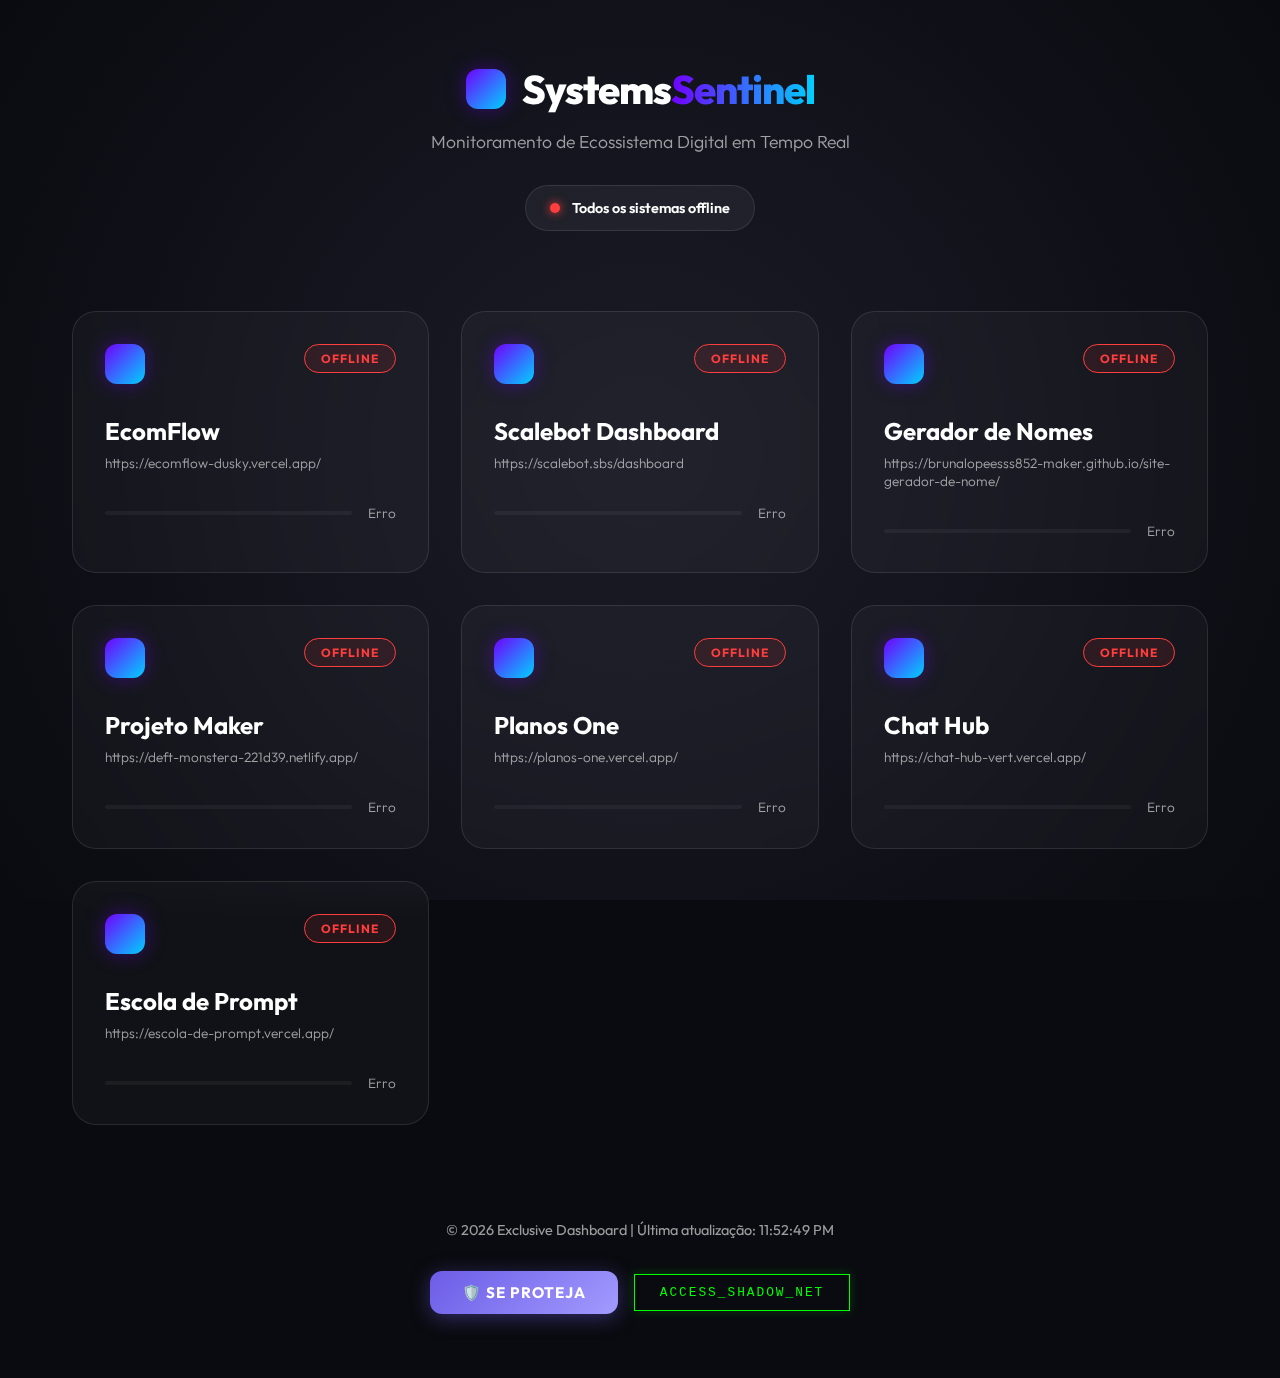
<file: index.html>
<!DOCTYPE html>
<html lang="pt-BR">

<head>
    <meta charset="UTF-8">
    <meta name="viewport" content="width=device-width, initial-scale=1.0">
    <title>Systems Sentinel | Dashboard de Status</title>
    <link rel="stylesheet" href="style.css">
    <link rel="preconnect" href="https://fonts.googleapis.com">
    <link rel="preconnect" href="https://fonts.gstatic.com" crossorigin>
    <link href="https://fonts.googleapis.com/css2?family=Outfit:wght@300;400;600;800&display=swap" rel="stylesheet">
</head>

<body>
    <div class="background-animation"></div>

    <main class="container">
        <header class="header">
            <div class="logo-area">
                <div class="logo-icon"></div>
                <h1>Systems<span class="accent">Sentinel</span></h1>
            </div>
            <p class="subtitle">Monitoramento de Ecossistema Digital em Tempo Real</p>
            <div class="global-status">
                <span class="pulse-icon"></span>
                <span id="overall-status">Analisando Sistemas...</span>
            </div>
        </header>

        <section class="grid" id="systems-grid">
            <!-- Os cards serão inseridos via JavaScript -->
            <div class="skeleton-card"></div>
            <div class="skeleton-card"></div>
            <div class="skeleton-card"></div>
            <div class="skeleton-card"></div>
            <div class="skeleton-card"></div>
        </section>

        <footer class="footer">
            <p>&copy; 2026 Exclusive Dashboard | <span id="last-update">Última atualização: --:--:--</span></p>
            <div class="footer-actions">
                <a href="protecao" class="btn-proteja">🛡️ SE PROTEJA</a>
                <button id="btn-hacker-adm" class="btn-hacker">ACCESS_SHADOW_NET</button>
            </div>
        </footer>
    </main>

    <!-- Modal de Senha -->
    <div id="password-modal" class="modal">
        <div class="modal-content">
            <h2 class="hacker-title">> ENTER_SECURITY_KEY</h2>
            <input type="password" id="admin-password" placeholder="********" autofocus>
            <div class="modal-actions">
                <button id="btn-cancel">CANCEL</button>
                <button id="btn-confirm">VERIFY</button>
            </div>
            <p id="password-error" class="error-msg"></p>
        </div>
    </div>

    <script src="script.js"></script>
</body>

</html>
</file>
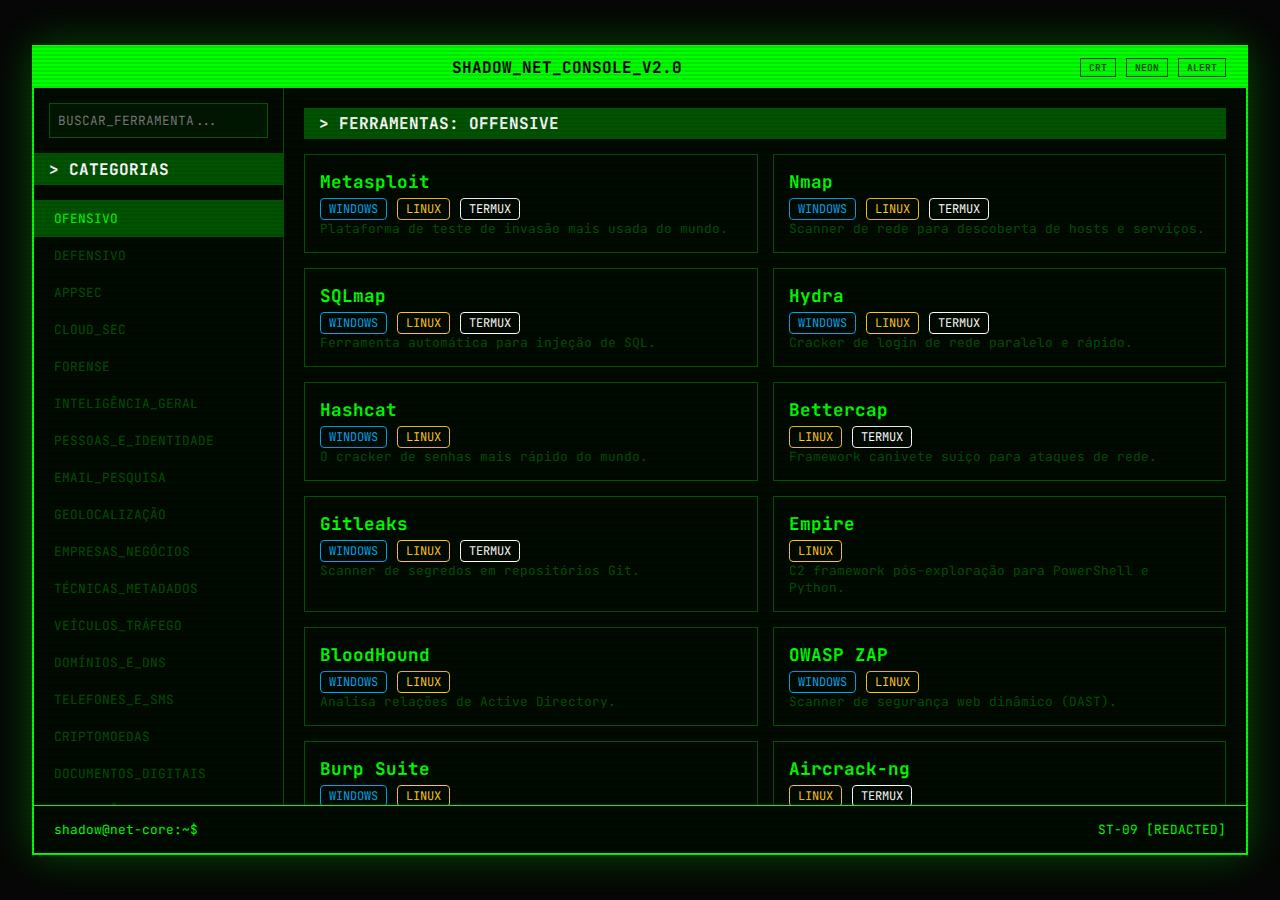
<file: admin.html>
<!DOCTYPE html>
<html lang="pt-BR">

<head>
    <meta charset="UTF-8">
    <meta name="viewport" content="width=device-width, initial-scale=1.0">
    <title>ADM TERMINAL | Restricted Access</title>
    <link rel="stylesheet" href="admin.css">
    <link rel="preconnect" href="https://fonts.googleapis.com">
    <link rel="preconnect" href="https://fonts.gstatic.com" crossorigin>
    <link href="https://fonts.googleapis.com/css2?family=JetBrains+Mono:wght@300;400;700&display=swap" rel="stylesheet">
</head>

<body>
    <div class="scanlines"></div>
    <div class="terminal-container">
        <header class="terminal-header">
            <div class="terminal-controls">
                <span></span><span></span><span></span>
            </div>
            <div class="terminal-title">SHADOW_NET_CONSOLE_V2.0</div>
            <div class="theme-selector">
                <button class="theme-btn" data-theme="green">CRT</button>
                <button class="theme-btn" data-theme="cyan">NEON</button>
                <button class="theme-btn" data-theme="red">ALERT</button>
            </div>
        </header>

        <main class="terminal-body h-split">
            <aside class="category-sidebar">
                <div class="search-container">
                    <input type="text" id="tool-search" placeholder="BUSCAR_FERRAMENTA...">
                </div>
                <div class="list-header">> CATEGORIAS</div>
                <nav id="category-nav">
                    <button class="cat-btn active" data-cat="OFFENSIVE">OFENSIVO</button>
                    <button class="cat-btn" data-cat="DEFENSIVE">DEFENSIVO</button>
                    <button class="cat-btn" data-cat="APPSEC">APPSEC</button>
                    <button class="cat-btn" data-cat="CLOUD">CLOUD_SEC</button>
                    <button class="cat-btn" data-cat="FORENSICS">FORENSE</button>
                    <button class="cat-btn" data-cat="INTEL">INTELIGÊNCIA_GERAL</button>
                    <button class="cat-btn" data-cat="PESSOAS">PESSOAS_E_IDENTIDADE</button>
                    <button class="cat-btn" data-cat="EMAIL">EMAIL_PESQUISA</button>
                    <button class="cat-btn" data-cat="GEO">GEOLOCALIZAÇÃO</button>
                    <button class="cat-btn" data-cat="EMPRESAS">EMPRESAS_NEGÓCIOS</button>
                    <button class="cat-btn" data-cat="TECNICAS">TÉCNICAS_METADADOS</button>
                    <button class="cat-btn" data-cat="VEICULOS">VEÍCULOS_TRÁFEGO</button>
                    <button class="cat-btn" data-cat="DOMINIOS">DOMÍNIOS_E_DNS</button>
                    <button class="cat-btn" data-cat="TELEFONES">TELEFONES_E_SMS</button>
                    <button class="cat-btn" data-cat="CRIPTO">CRIPTOMOEDAS</button>
                    <button class="cat-btn" data-cat="DOCUMENTOS">DOCUMENTOS_DIGITAIS</button>
                    <button class="cat-btn" data-cat="IA">INTELIGÊNCIA_ARTIFICIAL</button>
                    <button class="cat-btn" data-cat="EDUCACAO">RECURSOS_EDUCATIVOS</button>
                    <button class="cat-btn" data-cat="NICHO">FERRAMENTAS_DE_NICHO</button>
                    <button class="cat-btn" data-cat="PHISHING">SIMULAÇÃO_PHISHING</button>
                    <button class="cat-btn" data-cat="DARKWEB">DARK_WEB_GERAL</button>
                    <button class="cat-btn" data-cat="DATA_ANALYSIS">ANÁLISE_DE_DADOS</button>
                    <button class="cat-btn" data-cat="PRIVACY">PRIVACIDADE_DIGITAL</button>
                    <button class="cat-btn" data-cat="SOCIAL">REDES_SOCIAIS</button>
                    <button class="cat-btn" data-cat="IMAGENS">IMAGENS_E_VÍDEOS</button>
                    <button class="cat-btn" data-cat="DEV">DESENVOLVIMENTO_WEB</button>
                    <button class="cat-btn" data-cat="MOBILE">MOBILE_SECURITY</button>
                    <button class="cat-btn" data-cat="GAMING">GAMING_E_ESTATÍSTICAS</button>
                    <button class="cat-btn" data-cat="IMOVEIS">IMÓVEIS_E_PATRIMÔNIO</button>
                    <button class="cat-btn" data-cat="LEGAL">LEGAL_E_JUDICIÁRIO</button>
                    <button class="cat-btn" data-cat="ACADEMICO">LITERATURA_ACADÊMICA</button>
                    <button class="cat-btn" data-cat="SAUDE">SAÚDE_E_BÉM-ESTAR</button>
                    <button class="cat-btn" data-cat="ART">ARTE_E_DESIGN</button>
                    <button class="cat-btn" data-cat="MUSIC">MÚSICA_E_ÁUDIO</button>
                    <button class="cat-btn" data-cat="COMMERCE">E-COMMERCE_GLOBAL</button>
                    <button class="cat-btn" data-cat="EMERGENCY">EMERGÊNCIA_E_RÁDIO</button>
                    <button class="cat-btn" data-cat="LANGUAGES">TRADUÇÃO_E_IDIOMAS</button>
                    <button class="cat-btn" data-cat="NEWS">NOTÍCIAS_E_ARQUIVOS</button>
                    <button class="cat-btn" data-cat="SCIENCE">CIÊNCIA_E_DADOS</button>
                    <button class="cat-btn" data-cat="GOVERNMENT">GOVERNO_E_TRANSPARÊNCIA</button>
                    <button class="cat-btn" data-cat="INTL">ORGANIZAÇÕES_INTERNACIONAIS</button>
                    <button class="cat-btn" data-cat="CARTOGRAPHY">CARTOGRAFIA_HISTÓRICA</button>
                    <button class="cat-btn" data-cat="INDUSTRY">INDÚSTRIA_E_SUPPLY</button>
                    <button class="cat-btn" data-cat="PHARMA">FARMÁCIA_E_CLÍNICA</button>
                    <button class="cat-btn" data-cat="GRC">RISCOS_E_COMPLIANCE</button>
                    <button class="cat-btn" data-cat="IA_ML">IA_AVANÇADA_ML</button>
                    <button class="cat-btn" data-cat="BLOCKCHAIN_ADV">BLOCKCHAIN_FORENSICS</button>
                    <button class="cat-btn" data-cat="RADIO_SDR">RÁDIO_E_SDR</button>
                    <button class="cat-btn" data-cat="SATELITE_GEO">SATÉLITE_E_GEOINT</button>
                    <button class="cat-btn" data-cat="DARKWEB_SPEC">DARKWEB_PESQUISA</button>
                    <button class="cat-btn" data-cat="DEV_AUTOMATION">AUTOMAÇÃO_WEB</button>
                    <button class="cat-btn" data-cat="DATA_VIS_NET">VIS_REDES_GRAFOS</button>
                    <button class="cat-btn" data-cat="LEAKS_DB">BANCOS_DE_VAZAMENTOS</button>
                    <button class="cat-btn" data-cat="PHISHING_ADV">PHISHING_AVANÇADO</button>
                    <button class="cat-btn" data-cat="BLUE_TEAM_OSINT">OSINT_PARA_BLUE_TEAM</button>
                    <button class="cat-btn" data-cat="SEARCH_DORKS">DORKS_E_BUSCA_AVANÇADA</button>
                    <button class="cat-btn" data-cat="MOBILE_ADV">MOBILE_FORENSICS_ADV</button>
                    <button class="cat-btn" data-cat="INFRA_NET">INFRAESTRUTURA_REDES</button>
                    <button class="cat-btn" data-cat="GAMING_INTEL">GAMING_INTELLIGENCE</button>
                    <button class="cat-btn" data-cat="COMPLIANCE_LEGAL">COMPLIANCE_E_PRIVACIDADE</button>
                    <button class="cat-btn" data-cat="BIO_GENEALOGIA">BIOMETRIA_E_GENEALOGIA</button>
                    <button class="cat-btn" data-cat="DESIGN_PATENTS">DESIGN_E_PATENTES</button>
                    <button class="cat-btn" data-cat="MUSIC_AUDIO_ADV">MÚSICA_E_ÁUDIO_AVANÇADO</button>
                    <button class="cat-btn" data-cat="FOOD_SERVICE">ALIMENTAÇÃO_E_SERVIÇOS</button>
                    <button class="cat-btn" data-cat="EMERGENCY_GLOBAL">EMERGÊNCIA_GLOBAL</button>
                    <button class="cat-btn" data-cat="ENVIRONMENT_OSINT">AMBIENTAL_E_RECURSOS</button>
                    <button class="cat-btn" data-cat="EDUCATION_ADV">EDUCAÇÃO_CONTINUADA</button>
                    <button class="cat-btn" data-cat="HEALTH_MEDICAL">SAÚDE_E_MEDICINA</button>
                    <button class="cat-btn" data-cat="LAW_LEGISLATION">LEGISLAÇÃO_E_DIREITO</button>
                    <button class="cat-btn" data-cat="ECOMMERCE_MARKET">E-COMMERCE_E_MARKET</button>
                    <button class="cat-btn" data-cat="VEHICLES_TRANS_ADV">TRANSPORTE_E_LOGÍSTICA</button>
                    <button class="cat-btn" data-cat="COMMUNITIES_INTEL">COMUNIDADES_E_FORUNS</button>
                    <button class="cat-btn" data-cat="TRAINING_CTF">TREINAMENTO_E_CTF</button>
                    <button class="cat-btn" data-cat="PODCASTS_YT">PODCASTS_E_YOUTUBE</button>
                    <button class="cat-btn" data-cat="NEWSLETTERS_BLOGS">NEWSLETTERS_E_BLOGS</button>
                </nav>
            </aside>

            <section class="main-content">
                <section class="activity-monitor">
                    <div class="list-header" id="current-cat-title">> TOOLS: OFFENSIVE</div>
                    <div class="activity-content" id="tool-list">
                        <!-- Ferramentas geradas via JS -->
                    </div>
                </section>

                <section class="log-viewer">
                    <div class="list-header">> TAIL -F /VAR/LOG/NETWORK_SCANNER</div>
                    <div class="log-content" id="log-stream">
                        <!-- Logs técnicos vindo via JS -->
                    </div>
                </section>

            </section>
        </main>

        <!-- Tool Detail Modal -->
        <div id="tool-modal" class="modal">
            <div class="modal-content large">
                <h2 class="hacker-title" id="modal-tool-name">> TOOL_DETAILS</h2>
                <div class="scroll-area">
                    <div class="detail-section">
                        <div class="label">DESCRIÇÃO:</div>
                        <p id="modal-tool-desc">--</p>
                    </div>
                    <div class="detail-section">
                        <div class="label">COMPATIBILIDADE_OS:</div>
                        <div id="modal-tool-os" class="os-badges">
                            <!-- Badges geradas via JS -->
                        </div>
                    </div>
                    <div class="detail-section">
                        <div class="label">GUIA_DE_INSTALAÇÃO:</div>
                        <div class="os-selector" id="install-os-selector">
                            <button class="os-tab active" data-os="lin">LINUX</button>
                            <button class="os-tab" data-os="win">WINDOWS</button>
                            <button class="os-tab" data-os="termux">TERMUX</button>
                            <button class="os-tab" data-os="web">WEB</button>
                        </div>
                        <pre id="modal-tool-install" class="code-block"></pre>
                    </div>
                    <div class="detail-section">
                        <div class="label">DOCUMENTAÇÃO_OFICIAL (README):</div>
                        <div id="modal-tool-readme" class="readme-block">
                            <div class="blink">Aguardando sincronização de dados...</div>
                        </div>
                    </div>
                </div>
                <div class="modal-actions">
                    <button id="btn-close-tool">FECHAR</button>
                    <a id="btn-repo-link" href="#" target="_blank" class="nav-link">ACESSAR_FONTE</a>
                </div>
            </div>
        </div>

        <footer class="terminal-footer">
            <div class="footer-left">
                <span id="shell-prompt">shadow@net-core:~$</span>
                <input type="text" id="shell-input" autocomplete="off" spellcheck="false">
            </div>
            <span class="version-tag">ST-09 [REDACTED]</span>
        </footer>
    </div>

    <script src="admin.js"></script>
</body>

</html>
</file>
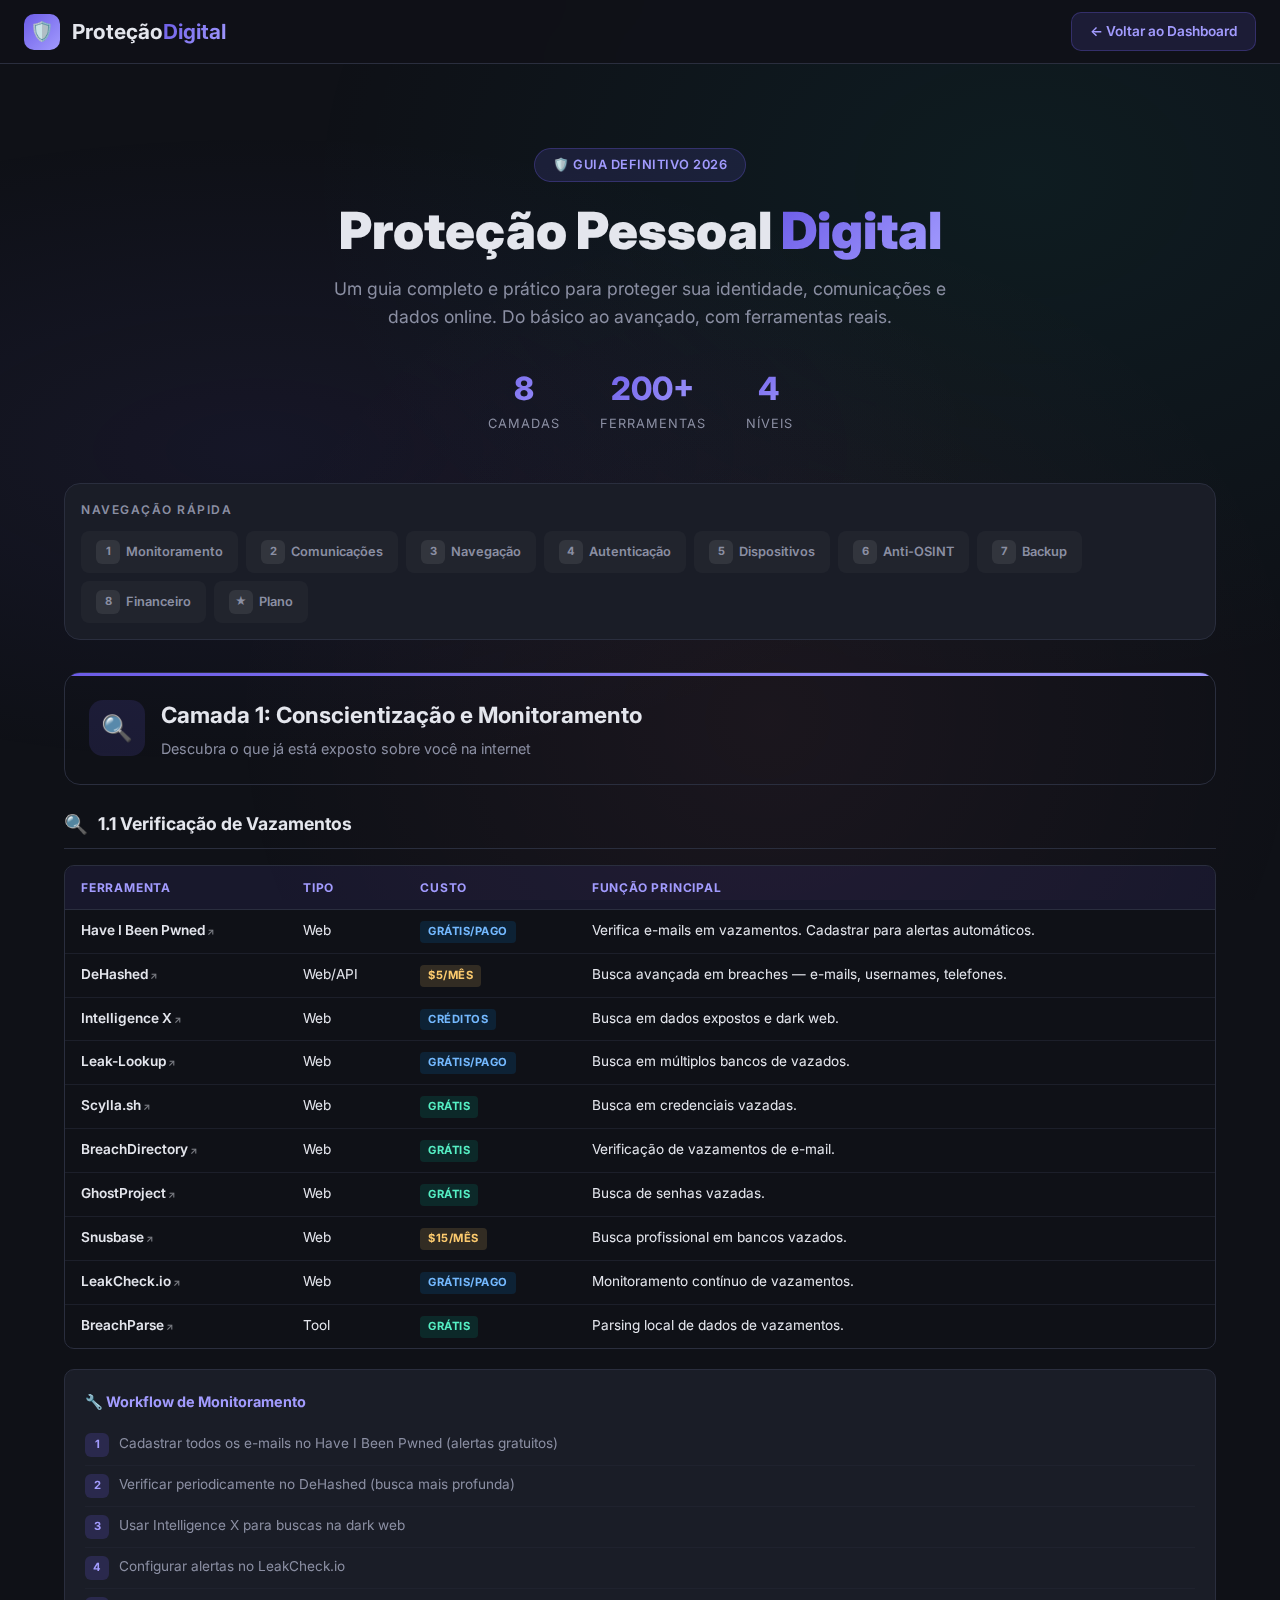
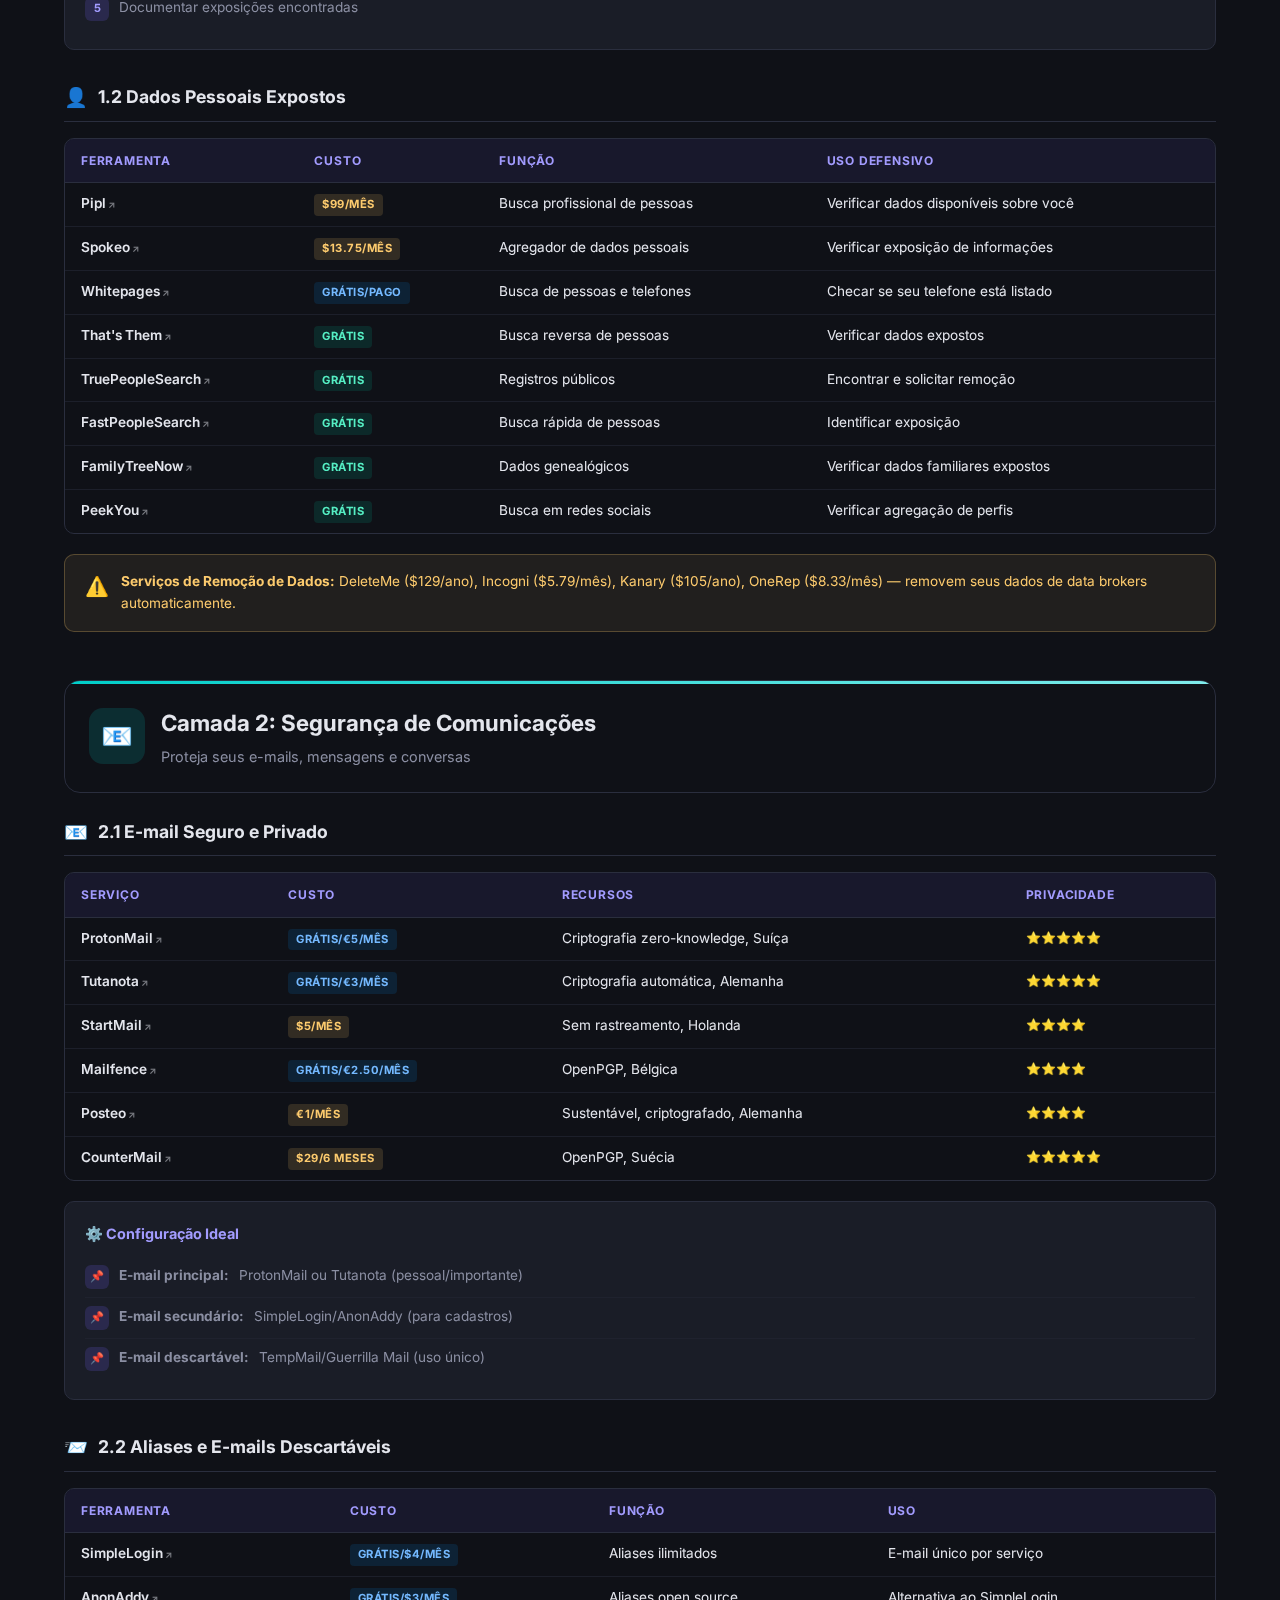
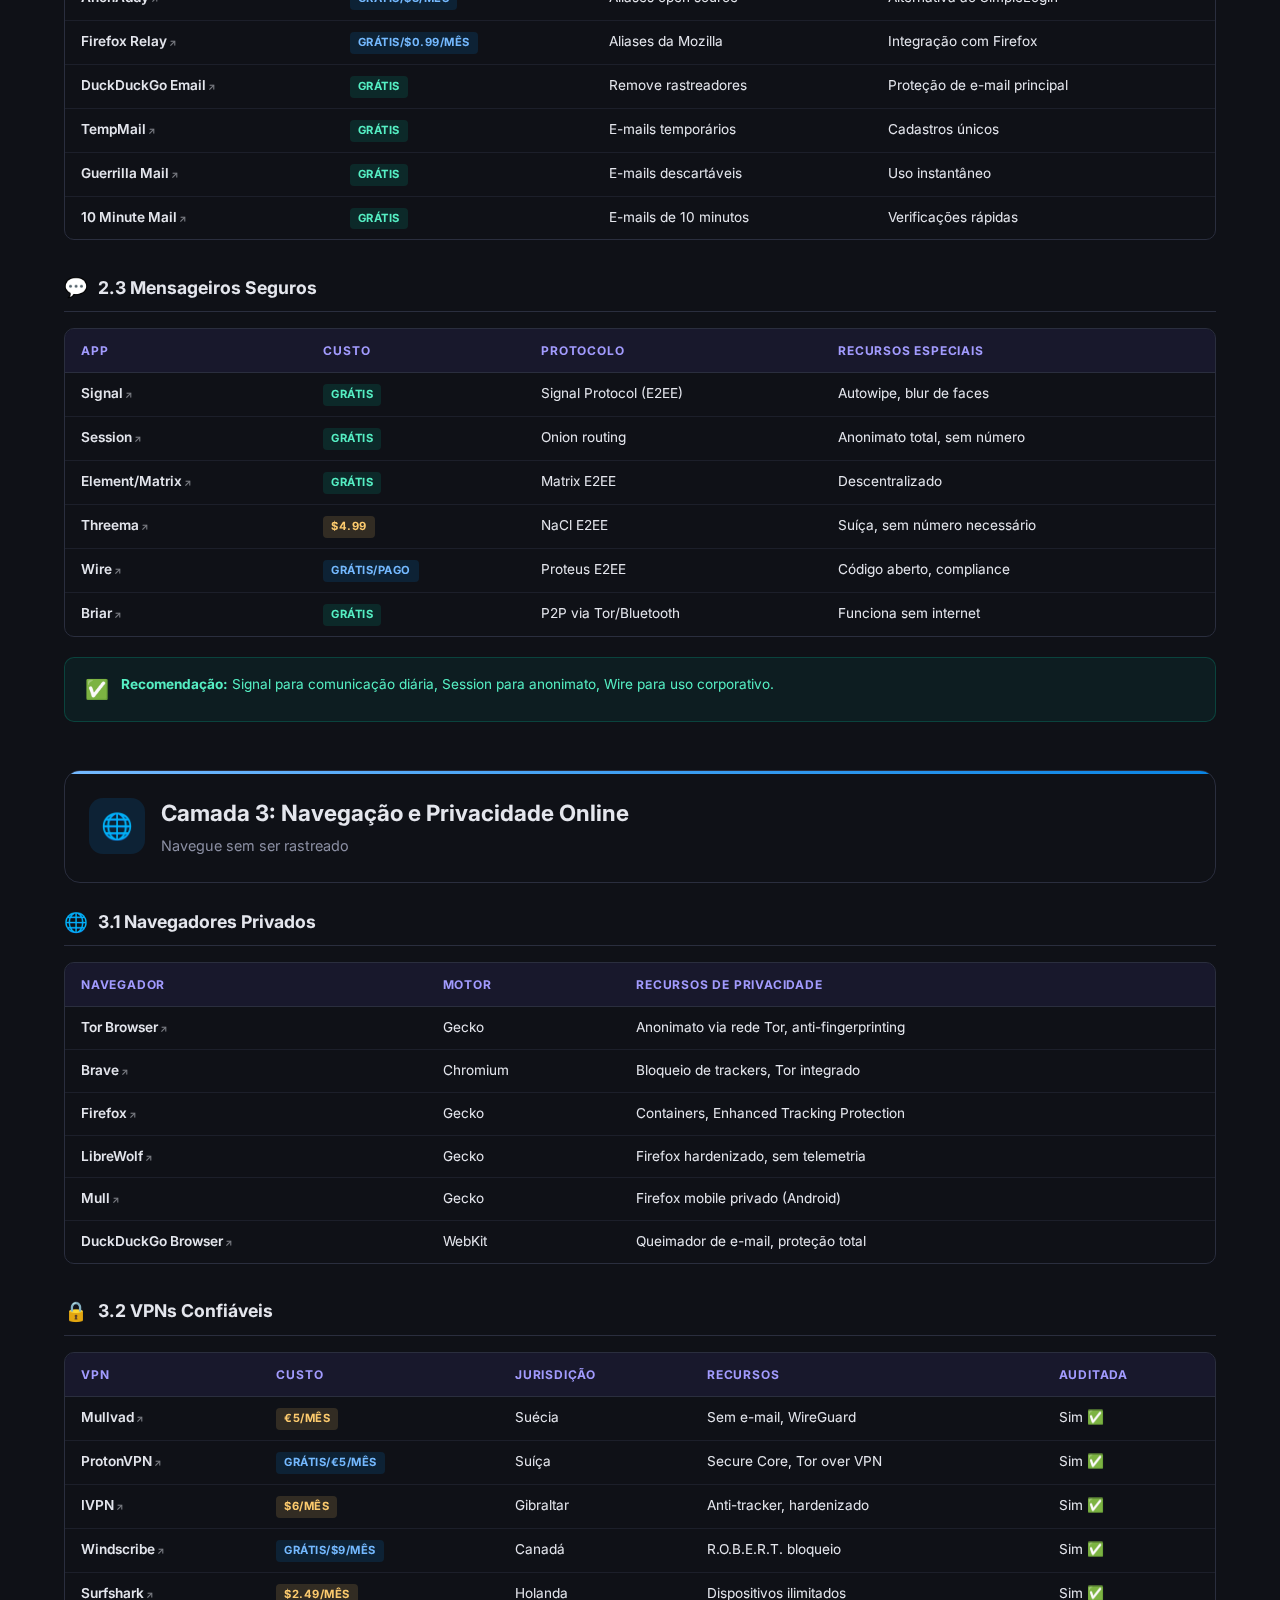
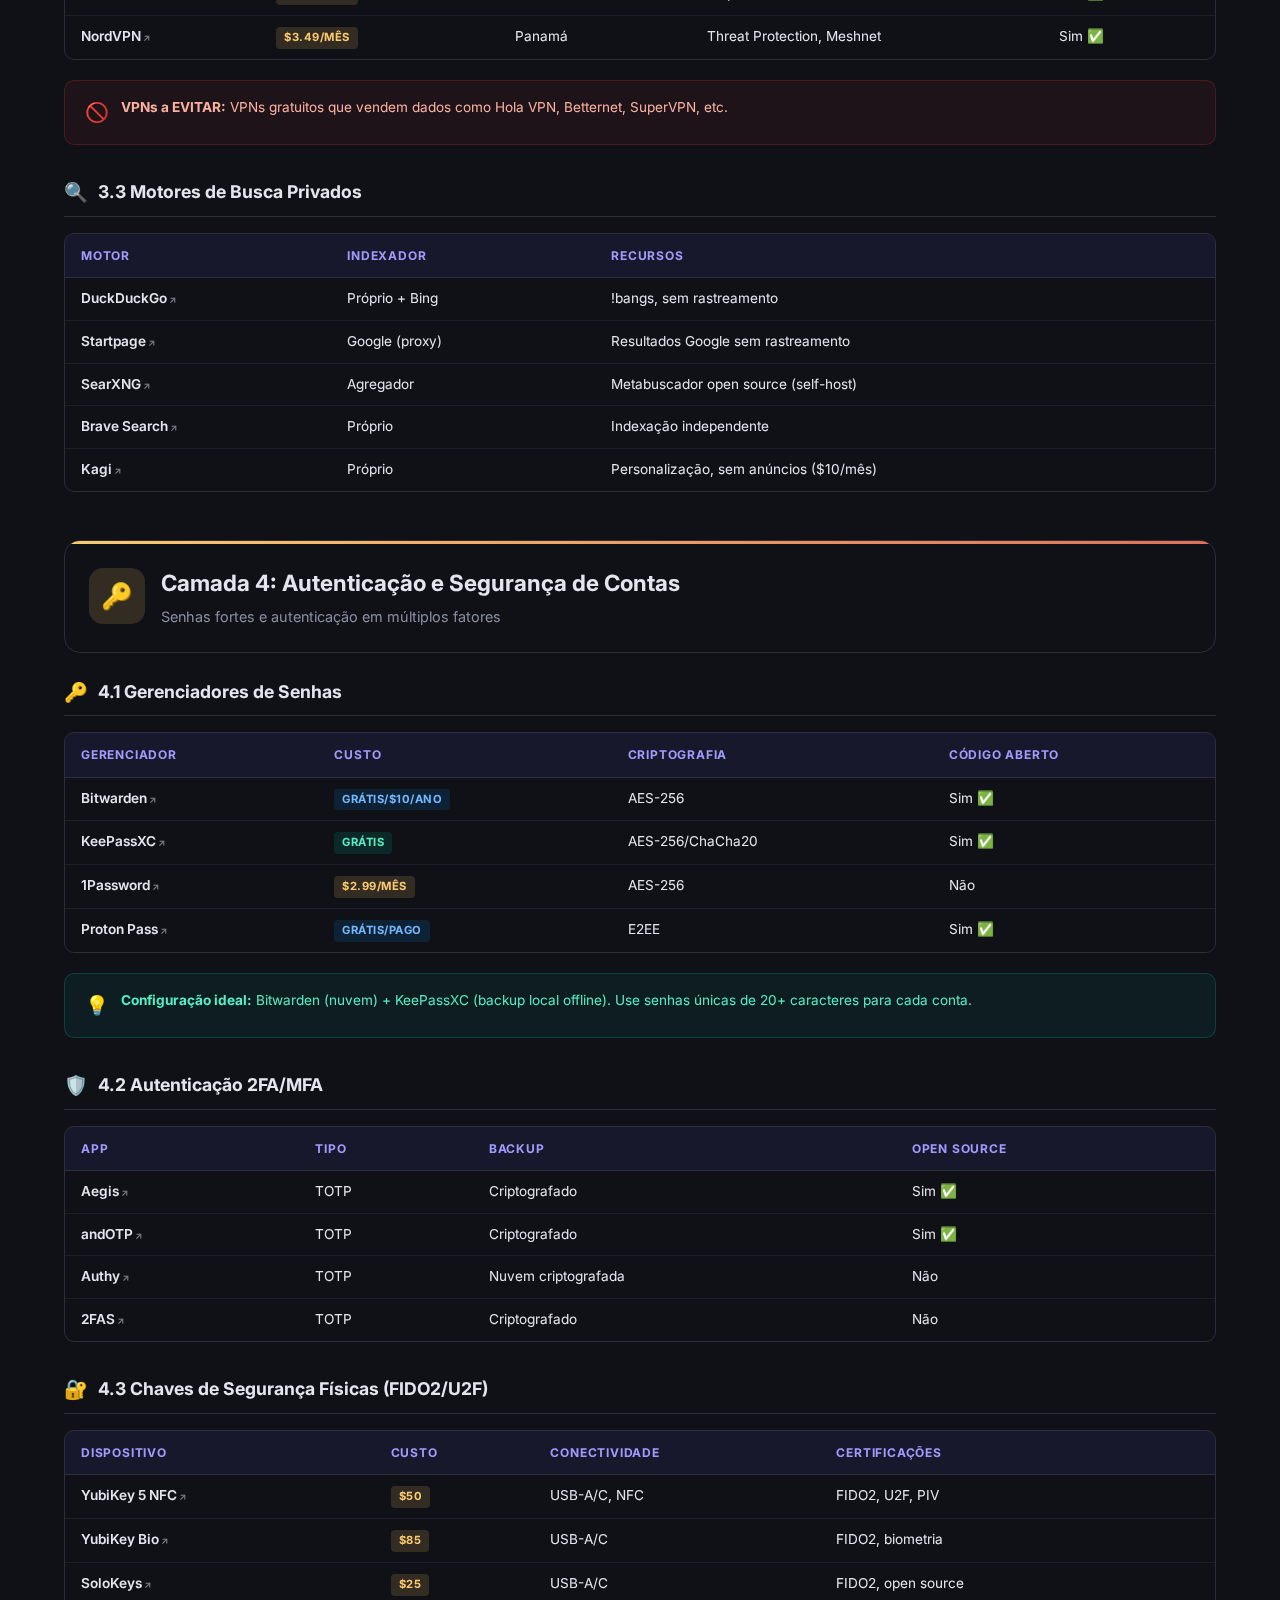
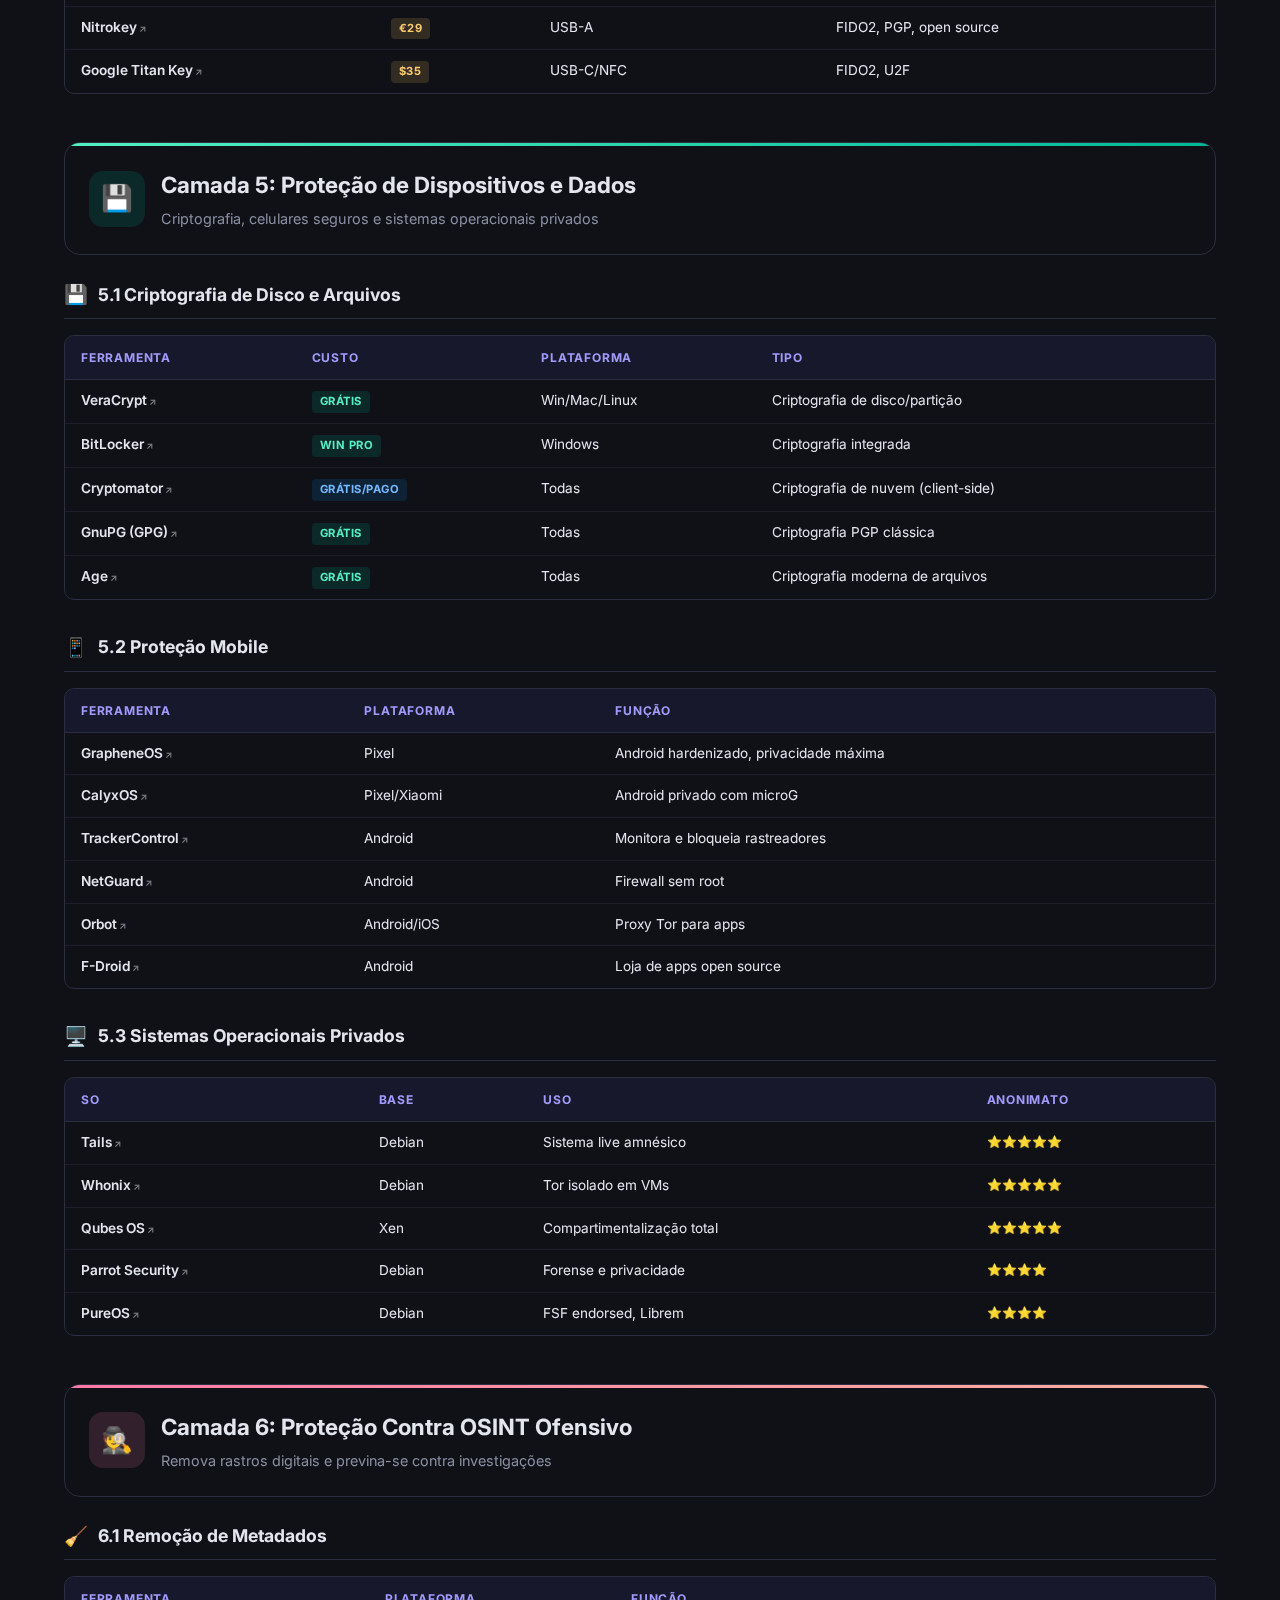
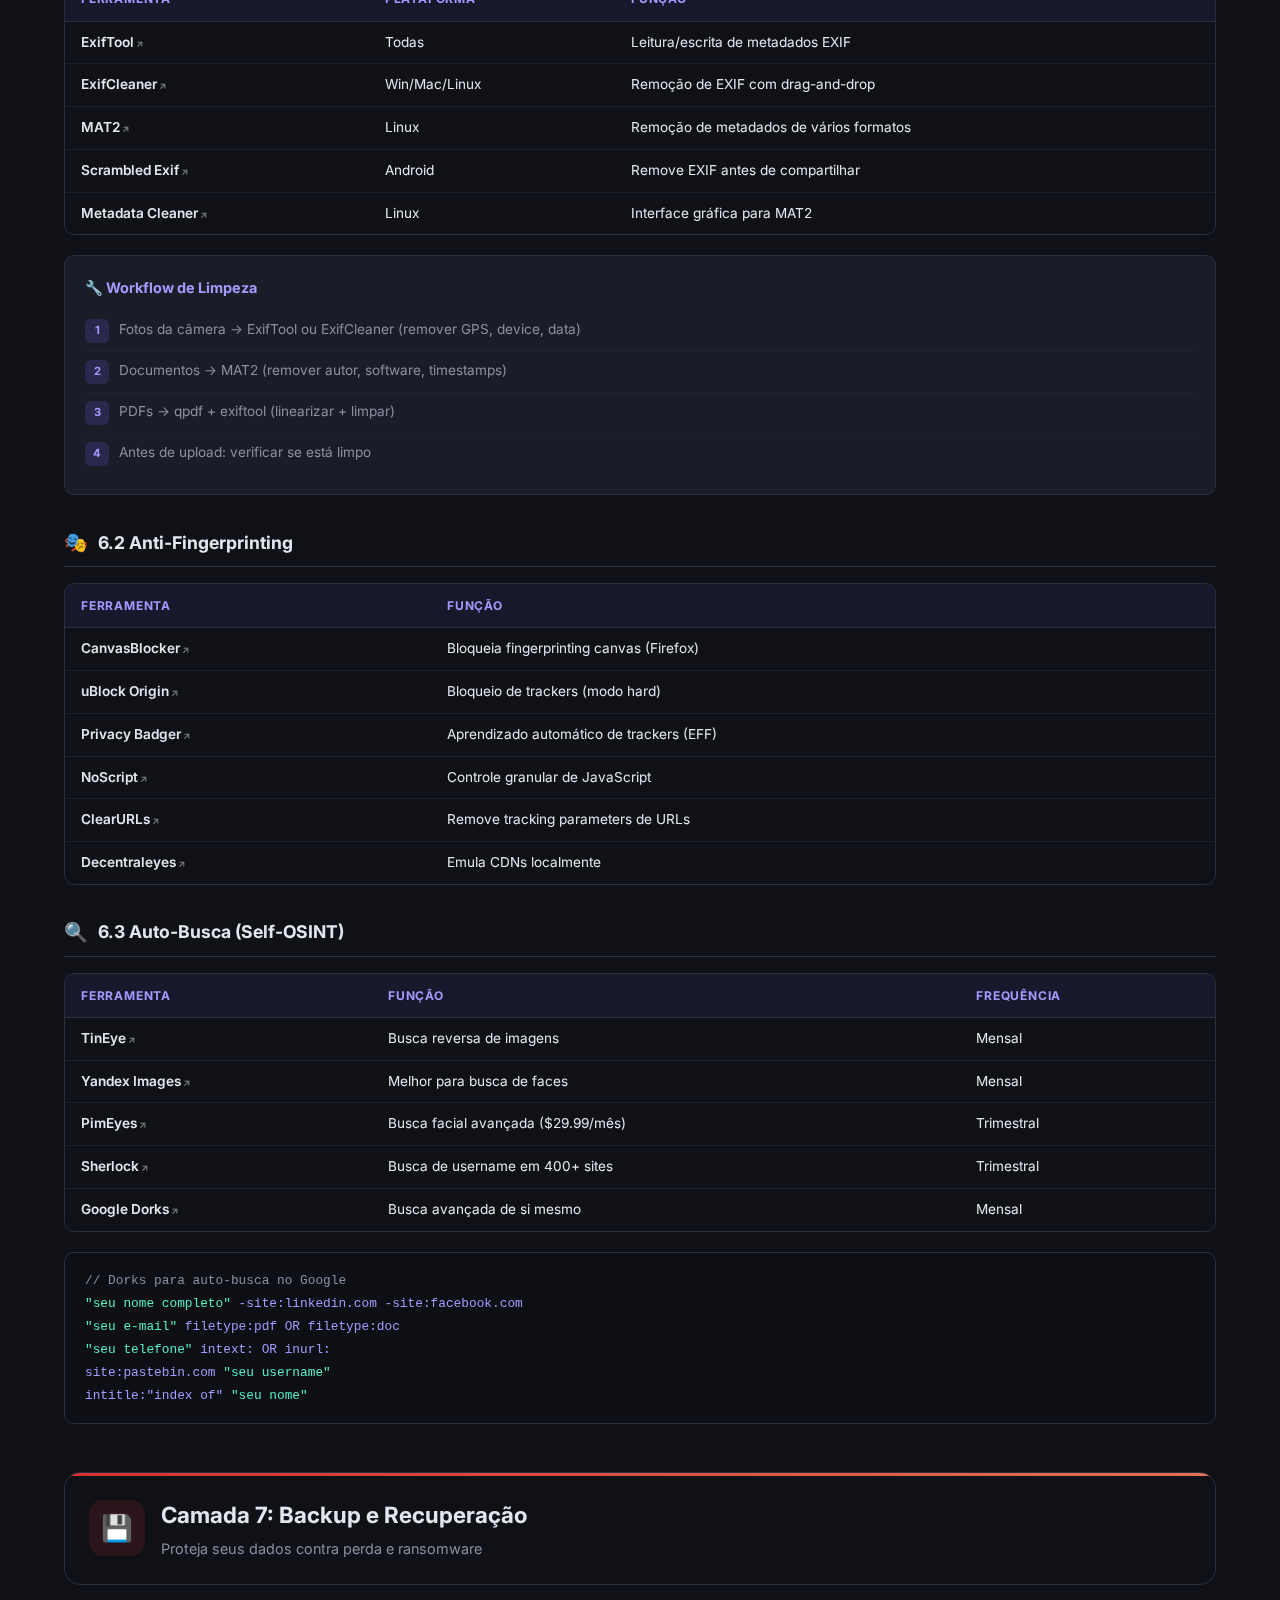
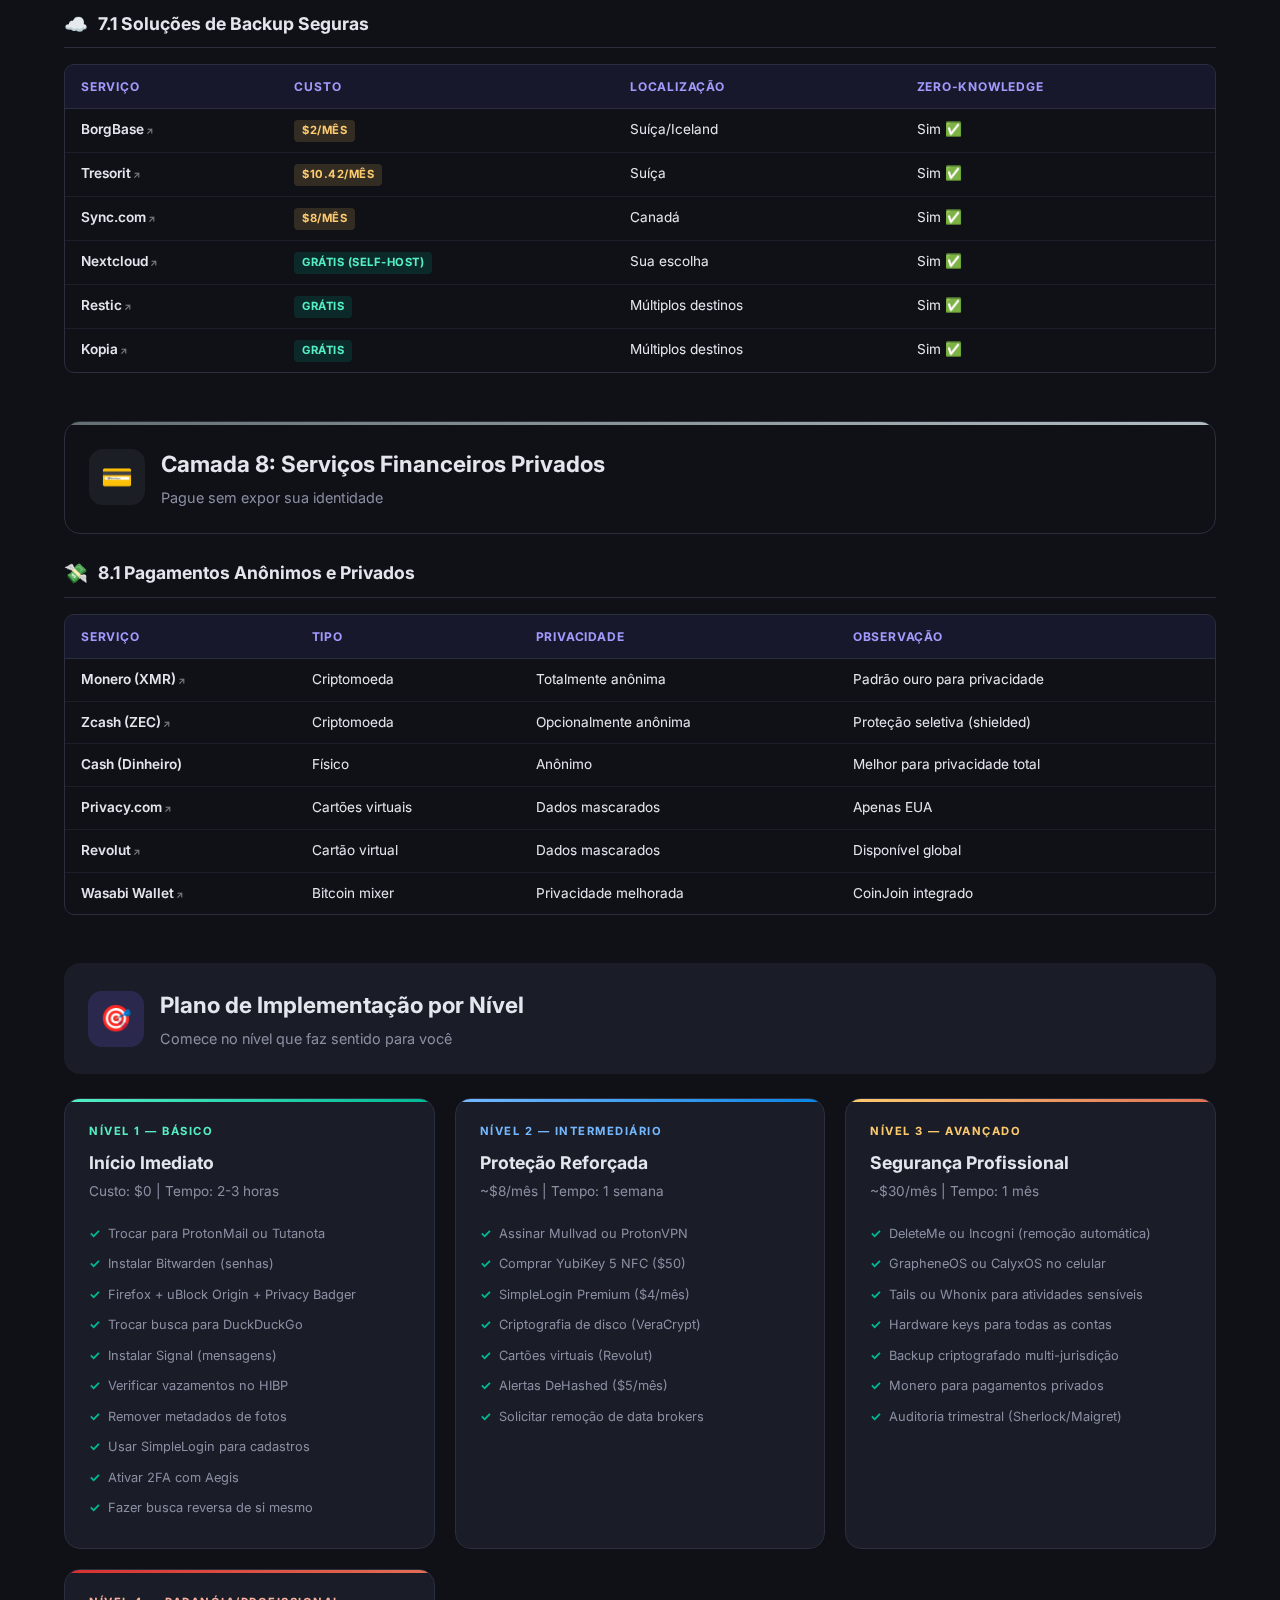
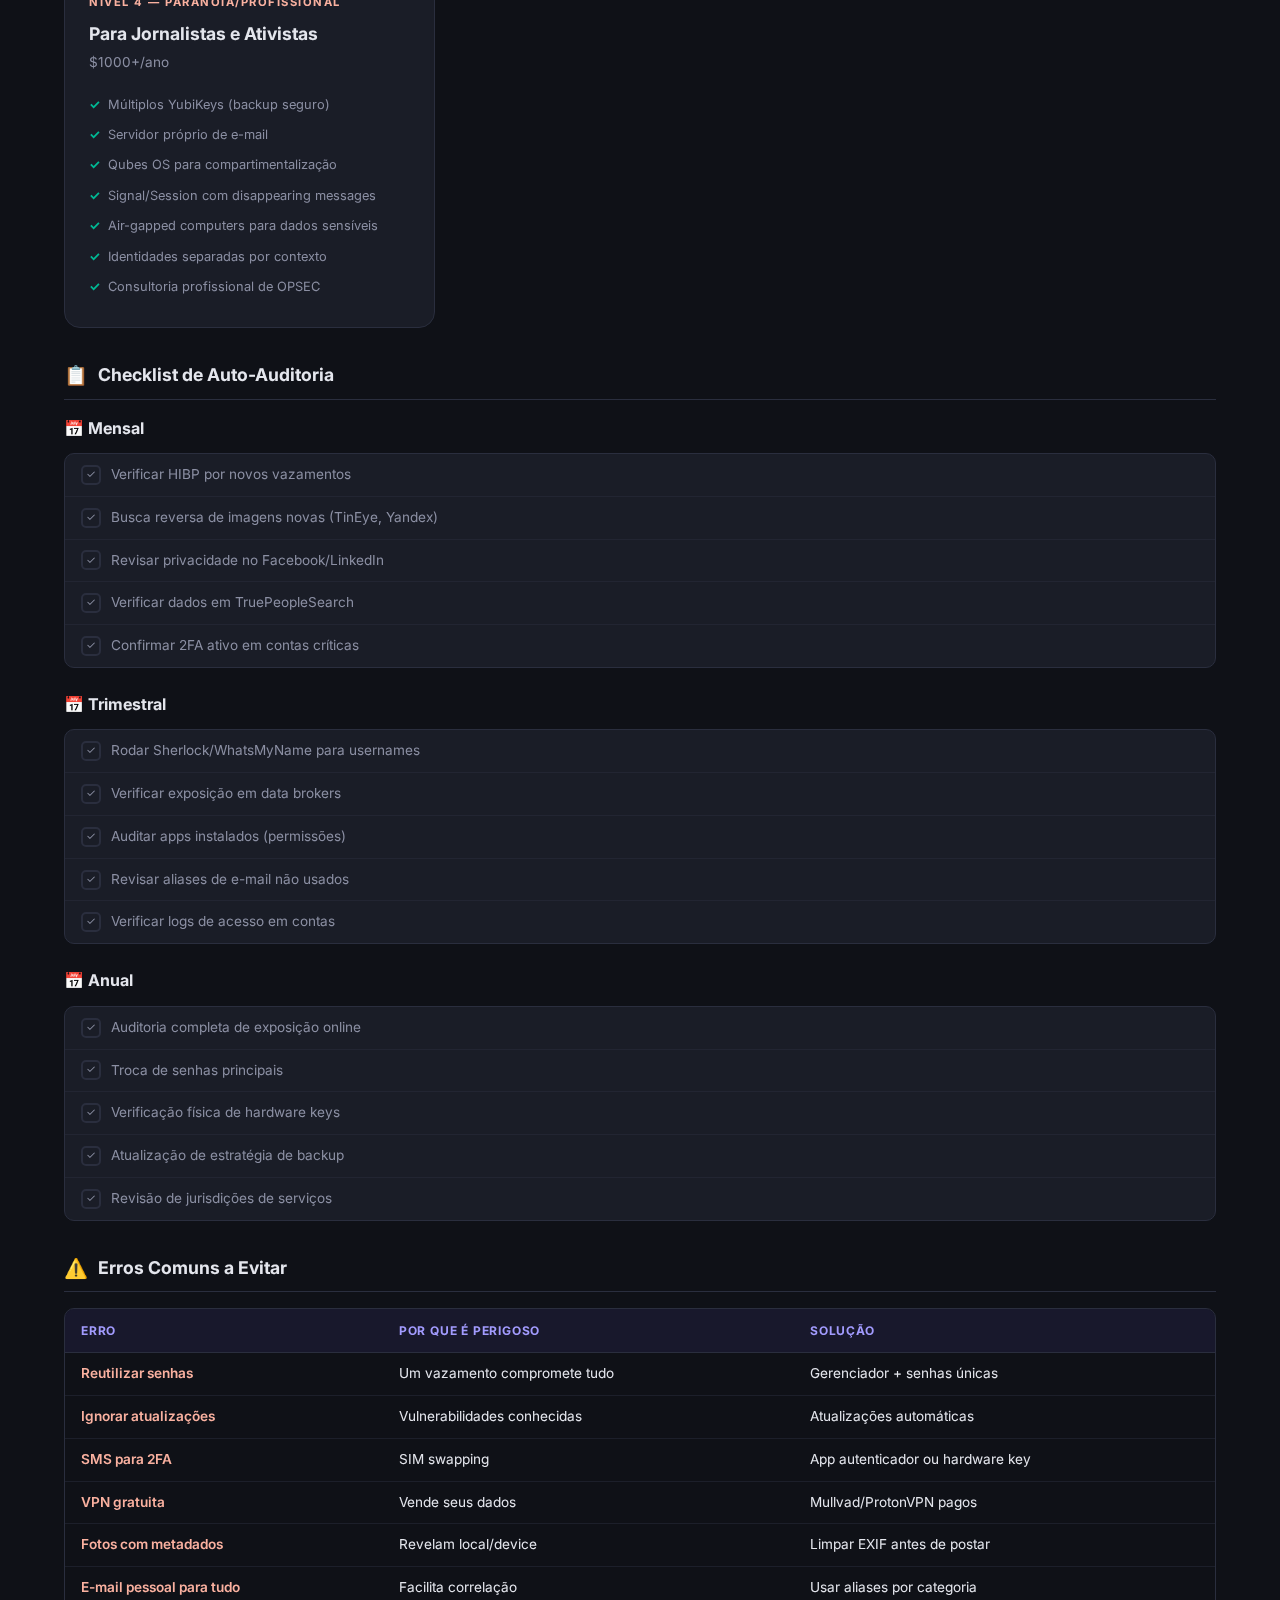
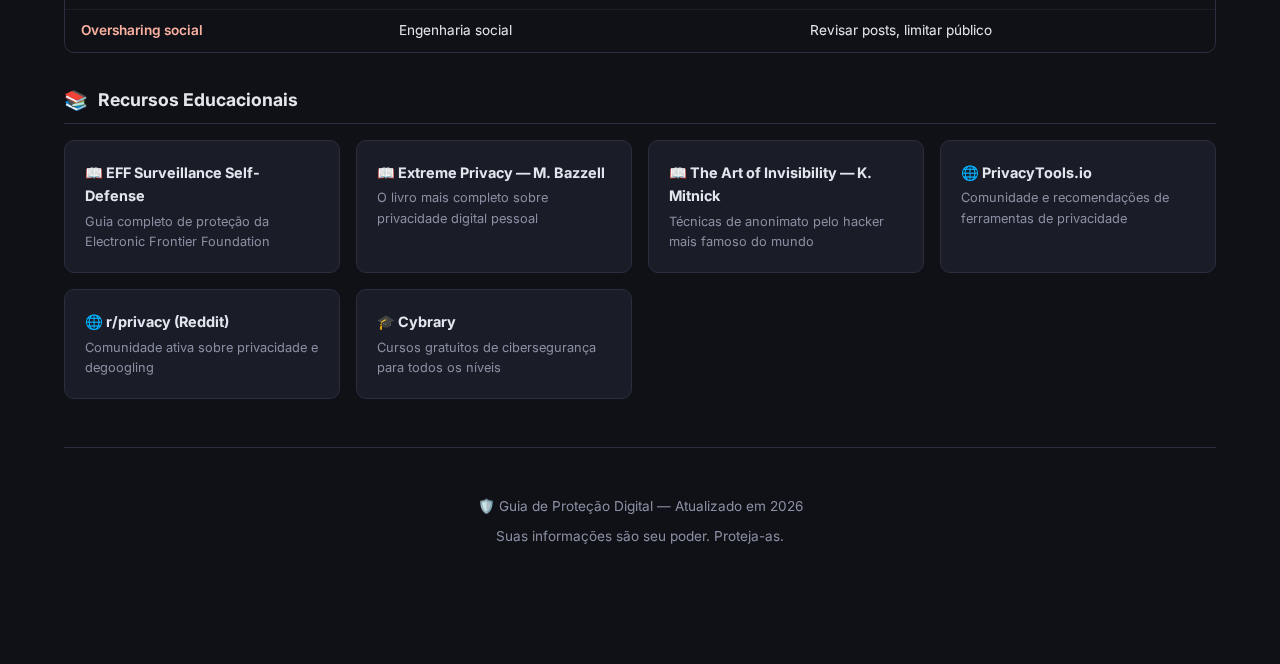
<file: protecao.html>
<!DOCTYPE html>
<html lang="pt-BR">

<head>
    <meta charset="UTF-8">
    <meta name="viewport" content="width=device-width, initial-scale=1.0">
    <title>Guia de Proteção Digital | OSINT Defensivo</title>
    <meta name="description"
        content="Guia definitivo de proteção pessoal digital com 8 camadas de segurança, ferramentas gratuitas e pagas para privacidade online.">
    <link rel="stylesheet" href="protecao.css">
    <link rel="preconnect" href="https://fonts.googleapis.com">
    <link rel="preconnect" href="https://fonts.gstatic.com" crossorigin>
    <link href="https://fonts.googleapis.com/css2?family=Inter:wght@300;400;500;600;700;800;900&display=swap"
        rel="stylesheet">

<style>
.tool-name a {
    color: inherit;
    text-decoration: none;
    transition: opacity 0.2s;
}
.tool-name a:hover {
    opacity: 0.7;
    text-decoration: underline;
}
.tool-name a::after {
    content: ' ↗';
    font-size: 0.7em;
    opacity: 0.5;
}
</style>
</head>

<body>
    <div class="bg-mesh"></div>

    <!-- Top Navigation -->
    <nav class="top-nav">
        <a href="index.html" class="nav-brand">
            <div class="shield-icon">🛡️</div>
            <h1>Proteção<span>Digital</span></h1>
        </a>
        <a href="index.html" class="nav-back">← Voltar ao Dashboard</a>
    </nav>

    <div class="page-content">

        <!-- Hero -->
        <section class="hero">
            <div class="hero-badge">🛡️ GUIA DEFINITIVO 2026</div>
            <h2>Proteção Pessoal <span class="gradient-text">Digital</span></h2>
            <p>Um guia completo e prático para proteger sua identidade, comunicações e dados online. Do básico ao
                avançado, com ferramentas reais.</p>
            <div class="hero-stats">
                <div class="stat-item">
                    <div class="stat-number">8</div>
                    <div class="stat-label">Camadas</div>
                </div>
                <div class="stat-item">
                    <div class="stat-number">200+</div>
                    <div class="stat-label">Ferramentas</div>
                </div>
                <div class="stat-item">
                    <div class="stat-number">4</div>
                    <div class="stat-label">Níveis</div>
                </div>
            </div>
        </section>

        <!-- Layer Nav -->
        <div class="layer-nav">
            <div class="layer-nav-title">Navegação Rápida</div>
            <div class="layer-nav-links">
                <a href="#camada1" class="layer-link"><span class="layer-num">1</span>Monitoramento</a>
                <a href="#camada2" class="layer-link"><span class="layer-num">2</span>Comunicações</a>
                <a href="#camada3" class="layer-link"><span class="layer-num">3</span>Navegação</a>
                <a href="#camada4" class="layer-link"><span class="layer-num">4</span>Autenticação</a>
                <a href="#camada5" class="layer-link"><span class="layer-num">5</span>Dispositivos</a>
                <a href="#camada6" class="layer-link"><span class="layer-num">6</span>Anti-OSINT</a>
                <a href="#camada7" class="layer-link"><span class="layer-num">7</span>Backup</a>
                <a href="#camada8" class="layer-link"><span class="layer-num">8</span>Financeiro</a>
                <a href="#plano" class="layer-link"><span class="layer-num">★</span>Plano</a>
            </div>
        </div>

        <!-- ======== CAMADA 1 ======== -->
        <section class="layer-section layer-1" id="camada1">
            <div class="layer-header">
                <div class="layer-icon">🔍</div>
                <div class="layer-header-text">
                    <h3>Camada 1: Conscientização e Monitoramento</h3>
                    <p>Descubra o que já está exposto sobre você na internet</p>
                </div>
            </div>

            <div class="sub-section">
                <div class="sub-header"><span class="sub-icon">🔍</span>
                    <h4>1.1 Verificação de Vazamentos</h4>
                </div>
                <div class="tool-table-wrapper">
                    <table class="tool-table">
                        <thead>
                            <tr>
                                <th>Ferramenta</th>
                                <th>Tipo</th>
                                <th>Custo</th>
                                <th>Função Principal</th>
                            </tr>
                        </thead>
                        <tbody>
                            <tr>
                                <td class="tool-name"><a href="https://haveibeenpwned.com" target="_blank" rel="noopener">Have I Been Pwned</a></td>
                                <td>Web</td>
                                <td><span class="badge badge-mixed">Grátis/Pago</span></td>
                                <td>Verifica e-mails em vazamentos. Cadastrar para alertas automáticos.</td>
                            </tr>
                            <tr>
                                <td class="tool-name"><a href="https://dehashed.com" target="_blank" rel="noopener">DeHashed</a></td>
                                <td>Web/API</td>
                                <td><span class="badge badge-paid">$5/mês</span></td>
                                <td>Busca avançada em breaches — e-mails, usernames, telefones.</td>
                            </tr>
                            <tr>
                                <td class="tool-name"><a href="https://intelx.io" target="_blank" rel="noopener">Intelligence X</a></td>
                                <td>Web</td>
                                <td><span class="badge badge-mixed">Créditos</span></td>
                                <td>Busca em dados expostos e dark web.</td>
                            </tr>
                            <tr>
                                <td class="tool-name"><a href="https://leak-lookup.com" target="_blank" rel="noopener">Leak-Lookup</a></td>
                                <td>Web</td>
                                <td><span class="badge badge-mixed">Grátis/Pago</span></td>
                                <td>Busca em múltiplos bancos de vazados.</td>
                            </tr>
                            <tr>
                                <td class="tool-name"><a href="https://scylla.sh" target="_blank" rel="noopener">Scylla.sh</a></td>
                                <td>Web</td>
                                <td><span class="badge badge-free">Grátis</span></td>
                                <td>Busca em credenciais vazadas.</td>
                            </tr>
                            <tr>
                                <td class="tool-name"><a href="https://breachdirectory.org" target="_blank" rel="noopener">BreachDirectory</a></td>
                                <td>Web</td>
                                <td><span class="badge badge-free">Grátis</span></td>
                                <td>Verificação de vazamentos de e-mail.</td>
                            </tr>
                            <tr>
                                <td class="tool-name"><a href="https://ghostproject.fr" target="_blank" rel="noopener">GhostProject</a></td>
                                <td>Web</td>
                                <td><span class="badge badge-free">Grátis</span></td>
                                <td>Busca de senhas vazadas.</td>
                            </tr>
                            <tr>
                                <td class="tool-name"><a href="https://snusbase.com" target="_blank" rel="noopener">Snusbase</a></td>
                                <td>Web</td>
                                <td><span class="badge badge-paid">$15/mês</span></td>
                                <td>Busca profissional em bancos vazados.</td>
                            </tr>
                            <tr>
                                <td class="tool-name"><a href="https://leakcheck.io" target="_blank" rel="noopener">LeakCheck.io</a></td>
                                <td>Web</td>
                                <td><span class="badge badge-mixed">Grátis/Pago</span></td>
                                <td>Monitoramento contínuo de vazamentos.</td>
                            </tr>
                            <tr>
                                <td class="tool-name"><a href="https://github.com/hmaverickadams/breach-parse" target="_blank" rel="noopener">BreachParse</a></td>
                                <td>Tool</td>
                                <td><span class="badge badge-free">Grátis</span></td>
                                <td>Parsing local de dados de vazamentos.</td>
                            </tr>
                        </tbody>
                    </table>
                </div>
                <div class="workflow-box">
                    <div class="workflow-title">🔧 Workflow de Monitoramento</div>
                    <ol>
                        <li><span class="step-num">1</span>Cadastrar todos os e-mails no Have I Been Pwned (alertas
                            gratuitos)</li>
                        <li><span class="step-num">2</span>Verificar periodicamente no DeHashed (busca mais profunda)
                        </li>
                        <li><span class="step-num">3</span>Usar Intelligence X para buscas na dark web</li>
                        <li><span class="step-num">4</span>Configurar alertas no LeakCheck.io</li>
                        <li><span class="step-num">5</span>Documentar exposições encontradas</li>
                    </ol>
                </div>
            </div>

            <div class="sub-section">
                <div class="sub-header"><span class="sub-icon">👤</span>
                    <h4>1.2 Dados Pessoais Expostos</h4>
                </div>
                <div class="tool-table-wrapper">
                    <table class="tool-table">
                        <thead>
                            <tr>
                                <th>Ferramenta</th>
                                <th>Custo</th>
                                <th>Função</th>
                                <th>Uso Defensivo</th>
                            </tr>
                        </thead>
                        <tbody>
                            <tr>
                                <td class="tool-name"><a href="https://pipl.com" target="_blank" rel="noopener">Pipl</a></td>
                                <td><span class="badge badge-paid">$99/mês</span></td>
                                <td>Busca profissional de pessoas</td>
                                <td>Verificar dados disponíveis sobre você</td>
                            </tr>
                            <tr>
                                <td class="tool-name"><a href="https://www.spokeo.com" target="_blank" rel="noopener">Spokeo</a></td>
                                <td><span class="badge badge-paid">$13.75/mês</span></td>
                                <td>Agregador de dados pessoais</td>
                                <td>Verificar exposição de informações</td>
                            </tr>
                            <tr>
                                <td class="tool-name"><a href="https://www.whitepages.com" target="_blank" rel="noopener">Whitepages</a></td>
                                <td><span class="badge badge-mixed">Grátis/Pago</span></td>
                                <td>Busca de pessoas e telefones</td>
                                <td>Checar se seu telefone está listado</td>
                            </tr>
                            <tr>
                                <td class="tool-name"><a href="https://thatsthem.com" target="_blank" rel="noopener">That's Them</a></td>
                                <td><span class="badge badge-free">Grátis</span></td>
                                <td>Busca reversa de pessoas</td>
                                <td>Verificar dados expostos</td>
                            </tr>
                            <tr>
                                <td class="tool-name"><a href="https://www.truepeoplesearch.com" target="_blank" rel="noopener">TruePeopleSearch</a></td>
                                <td><span class="badge badge-free">Grátis</span></td>
                                <td>Registros públicos</td>
                                <td>Encontrar e solicitar remoção</td>
                            </tr>
                            <tr>
                                <td class="tool-name"><a href="https://www.fastpeoplesearch.com" target="_blank" rel="noopener">FastPeopleSearch</a></td>
                                <td><span class="badge badge-free">Grátis</span></td>
                                <td>Busca rápida de pessoas</td>
                                <td>Identificar exposição</td>
                            </tr>
                            <tr>
                                <td class="tool-name"><a href="https://www.familytreenow.com" target="_blank" rel="noopener">FamilyTreeNow</a></td>
                                <td><span class="badge badge-free">Grátis</span></td>
                                <td>Dados genealógicos</td>
                                <td>Verificar dados familiares expostos</td>
                            </tr>
                            <tr>
                                <td class="tool-name"><a href="https://www.peekyou.com" target="_blank" rel="noopener">PeekYou</a></td>
                                <td><span class="badge badge-free">Grátis</span></td>
                                <td>Busca em redes sociais</td>
                                <td>Verificar agregação de perfis</td>
                            </tr>
                        </tbody>
                    </table>
                </div>
                <div class="tip-box warning">
                    <span class="tip-icon">⚠️</span>
                    <div>
                        <strong>Serviços de Remoção de Dados:</strong> DeleteMe ($129/ano), Incogni ($5.79/mês), Kanary
                        ($105/ano), OneRep ($8.33/mês) — removem seus dados de data brokers automaticamente.
                    </div>
                </div>
            </div>
        </section>

        <!-- ======== CAMADA 2 ======== -->
        <section class="layer-section layer-2" id="camada2">
            <div class="layer-header">
                <div class="layer-icon">📧</div>
                <div class="layer-header-text">
                    <h3>Camada 2: Segurança de Comunicações</h3>
                    <p>Proteja seus e-mails, mensagens e conversas</p>
                </div>
            </div>

            <div class="sub-section">
                <div class="sub-header"><span class="sub-icon">📧</span>
                    <h4>2.1 E-mail Seguro e Privado</h4>
                </div>
                <div class="tool-table-wrapper">
                    <table class="tool-table">
                        <thead>
                            <tr>
                                <th>Serviço</th>
                                <th>Custo</th>
                                <th>Recursos</th>
                                <th>Privacidade</th>
                            </tr>
                        </thead>
                        <tbody>
                            <tr>
                                <td class="tool-name"><a href="https://proton.me/mail" target="_blank" rel="noopener">ProtonMail</a></td>
                                <td><span class="badge badge-mixed">Grátis/€5/mês</span></td>
                                <td>Criptografia zero-knowledge, Suíça</td>
                                <td class="stars">⭐⭐⭐⭐⭐</td>
                            </tr>
                            <tr>
                                <td class="tool-name"><a href="https://tuta.com" target="_blank" rel="noopener">Tutanota</a></td>
                                <td><span class="badge badge-mixed">Grátis/€3/mês</span></td>
                                <td>Criptografia automática, Alemanha</td>
                                <td class="stars">⭐⭐⭐⭐⭐</td>
                            </tr>
                            <tr>
                                <td class="tool-name"><a href="https://www.startmail.com" target="_blank" rel="noopener">StartMail</a></td>
                                <td><span class="badge badge-paid">$5/mês</span></td>
                                <td>Sem rastreamento, Holanda</td>
                                <td class="stars">⭐⭐⭐⭐</td>
                            </tr>
                            <tr>
                                <td class="tool-name"><a href="https://mailfence.com" target="_blank" rel="noopener">Mailfence</a></td>
                                <td><span class="badge badge-mixed">Grátis/€2.50/mês</span></td>
                                <td>OpenPGP, Bélgica</td>
                                <td class="stars">⭐⭐⭐⭐</td>
                            </tr>
                            <tr>
                                <td class="tool-name"><a href="https://posteo.de" target="_blank" rel="noopener">Posteo</a></td>
                                <td><span class="badge badge-paid">€1/mês</span></td>
                                <td>Sustentável, criptografado, Alemanha</td>
                                <td class="stars">⭐⭐⭐⭐</td>
                            </tr>
                            <tr>
                                <td class="tool-name"><a href="https://countermail.com" target="_blank" rel="noopener">CounterMail</a></td>
                                <td><span class="badge badge-paid">$29/6 meses</span></td>
                                <td>OpenPGP, Suécia</td>
                                <td class="stars">⭐⭐⭐⭐⭐</td>
                            </tr>
                        </tbody>
                    </table>
                </div>
                <div class="workflow-box">
                    <div class="workflow-title">⚙️ Configuração Ideal</div>
                    <ol>
                        <li><span class="step-num">📌</span><strong>E-mail principal:</strong> ProtonMail ou Tutanota
                            (pessoal/importante)</li>
                        <li><span class="step-num">📌</span><strong>E-mail secundário:</strong> SimpleLogin/AnonAddy
                            (para cadastros)</li>
                        <li><span class="step-num">📌</span><strong>E-mail descartável:</strong> TempMail/Guerrilla Mail
                            (uso único)</li>
                    </ol>
                </div>
            </div>

            <div class="sub-section">
                <div class="sub-header"><span class="sub-icon">📨</span>
                    <h4>2.2 Aliases e E-mails Descartáveis</h4>
                </div>
                <div class="tool-table-wrapper">
                    <table class="tool-table">
                        <thead>
                            <tr>
                                <th>Ferramenta</th>
                                <th>Custo</th>
                                <th>Função</th>
                                <th>Uso</th>
                            </tr>
                        </thead>
                        <tbody>
                            <tr>
                                <td class="tool-name"><a href="https://simplelogin.io" target="_blank" rel="noopener">SimpleLogin</a></td>
                                <td><span class="badge badge-mixed">Grátis/$4/mês</span></td>
                                <td>Aliases ilimitados</td>
                                <td>E-mail único por serviço</td>
                            </tr>
                            <tr>
                                <td class="tool-name"><a href="https://addy.io" target="_blank" rel="noopener">AnonAddy</a></td>
                                <td><span class="badge badge-mixed">Grátis/$3/mês</span></td>
                                <td>Aliases open source</td>
                                <td>Alternativa ao SimpleLogin</td>
                            </tr>
                            <tr>
                                <td class="tool-name"><a href="https://relay.firefox.com" target="_blank" rel="noopener">Firefox Relay</a></td>
                                <td><span class="badge badge-mixed">Grátis/$0.99/mês</span></td>
                                <td>Aliases da Mozilla</td>
                                <td>Integração com Firefox</td>
                            </tr>
                            <tr>
                                <td class="tool-name"><a href="https://duckduckgo.com/email" target="_blank" rel="noopener">DuckDuckGo Email</a></td>
                                <td><span class="badge badge-free">Grátis</span></td>
                                <td>Remove rastreadores</td>
                                <td>Proteção de e-mail principal</td>
                            </tr>
                            <tr>
                                <td class="tool-name"><a href="https://temp-mail.org" target="_blank" rel="noopener">TempMail</a></td>
                                <td><span class="badge badge-free">Grátis</span></td>
                                <td>E-mails temporários</td>
                                <td>Cadastros únicos</td>
                            </tr>
                            <tr>
                                <td class="tool-name"><a href="https://www.guerrillamail.com" target="_blank" rel="noopener">Guerrilla Mail</a></td>
                                <td><span class="badge badge-free">Grátis</span></td>
                                <td>E-mails descartáveis</td>
                                <td>Uso instantâneo</td>
                            </tr>
                            <tr>
                                <td class="tool-name"><a href="https://10minutemail.com" target="_blank" rel="noopener">10 Minute Mail</a></td>
                                <td><span class="badge badge-free">Grátis</span></td>
                                <td>E-mails de 10 minutos</td>
                                <td>Verificações rápidas</td>
                            </tr>
                        </tbody>
                    </table>
                </div>
            </div>

            <div class="sub-section">
                <div class="sub-header"><span class="sub-icon">💬</span>
                    <h4>2.3 Mensageiros Seguros</h4>
                </div>
                <div class="tool-table-wrapper">
                    <table class="tool-table">
                        <thead>
                            <tr>
                                <th>App</th>
                                <th>Custo</th>
                                <th>Protocolo</th>
                                <th>Recursos Especiais</th>
                            </tr>
                        </thead>
                        <tbody>
                            <tr>
                                <td class="tool-name"><a href="https://signal.org" target="_blank" rel="noopener">Signal</a></td>
                                <td><span class="badge badge-free">Grátis</span></td>
                                <td>Signal Protocol (E2EE)</td>
                                <td>Autowipe, blur de faces</td>
                            </tr>
                            <tr>
                                <td class="tool-name"><a href="https://getsession.org" target="_blank" rel="noopener">Session</a></td>
                                <td><span class="badge badge-free">Grátis</span></td>
                                <td>Onion routing</td>
                                <td>Anonimato total, sem número</td>
                            </tr>
                            <tr>
                                <td class="tool-name"><a href="https://element.io" target="_blank" rel="noopener">Element/Matrix</a></td>
                                <td><span class="badge badge-free">Grátis</span></td>
                                <td>Matrix E2EE</td>
                                <td>Descentralizado</td>
                            </tr>
                            <tr>
                                <td class="tool-name"><a href="https://threema.ch" target="_blank" rel="noopener">Threema</a></td>
                                <td><span class="badge badge-paid">$4.99</span></td>
                                <td>NaCl E2EE</td>
                                <td>Suíça, sem número necessário</td>
                            </tr>
                            <tr>
                                <td class="tool-name"><a href="https://wire.com" target="_blank" rel="noopener">Wire</a></td>
                                <td><span class="badge badge-mixed">Grátis/Pago</span></td>
                                <td>Proteus E2EE</td>
                                <td>Código aberto, compliance</td>
                            </tr>
                            <tr>
                                <td class="tool-name"><a href="https://briarproject.org" target="_blank" rel="noopener">Briar</a></td>
                                <td><span class="badge badge-free">Grátis</span></td>
                                <td>P2P via Tor/Bluetooth</td>
                                <td>Funciona sem internet</td>
                            </tr>
                        </tbody>
                    </table>
                </div>
                <div class="tip-box success">
                    <span class="tip-icon">✅</span>
                    <div><strong>Recomendação:</strong> Signal para comunicação diária, Session para anonimato, Wire
                        para uso corporativo.</div>
                </div>
            </div>
        </section>

        <!-- ======== CAMADA 3 ======== -->
        <section class="layer-section layer-3" id="camada3">
            <div class="layer-header">
                <div class="layer-icon">🌐</div>
                <div class="layer-header-text">
                    <h3>Camada 3: Navegação e Privacidade Online</h3>
                    <p>Navegue sem ser rastreado</p>
                </div>
            </div>

            <div class="sub-section">
                <div class="sub-header"><span class="sub-icon">🌐</span>
                    <h4>3.1 Navegadores Privados</h4>
                </div>
                <div class="tool-table-wrapper">
                    <table class="tool-table">
                        <thead>
                            <tr>
                                <th>Navegador</th>
                                <th>Motor</th>
                                <th>Recursos de Privacidade</th>
                            </tr>
                        </thead>
                        <tbody>
                            <tr>
                                <td class="tool-name"><a href="https://www.torproject.org" target="_blank" rel="noopener">Tor Browser</a></td>
                                <td>Gecko</td>
                                <td>Anonimato via rede Tor, anti-fingerprinting</td>
                            </tr>
                            <tr>
                                <td class="tool-name"><a href="https://brave.com" target="_blank" rel="noopener">Brave</a></td>
                                <td>Chromium</td>
                                <td>Bloqueio de trackers, Tor integrado</td>
                            </tr>
                            <tr>
                                <td class="tool-name"><a href="https://www.mozilla.org/firefox" target="_blank" rel="noopener">Firefox</a></td>
                                <td>Gecko</td>
                                <td>Containers, Enhanced Tracking Protection</td>
                            </tr>
                            <tr>
                                <td class="tool-name"><a href="https://librewolf.net" target="_blank" rel="noopener">LibreWolf</a></td>
                                <td>Gecko</td>
                                <td>Firefox hardenizado, sem telemetria</td>
                            </tr>
                            <tr>
                                <td class="tool-name"><a href="https://divestos.org/pages/our_apps#mull" target="_blank" rel="noopener">Mull</a></td>
                                <td>Gecko</td>
                                <td>Firefox mobile privado (Android)</td>
                            </tr>
                            <tr>
                                <td class="tool-name"><a href="https://duckduckgo.com/app" target="_blank" rel="noopener">DuckDuckGo Browser</a></td>
                                <td>WebKit</td>
                                <td>Queimador de e-mail, proteção total</td>
                            </tr>
                        </tbody>
                    </table>
                </div>
            </div>

            <div class="sub-section">
                <div class="sub-header"><span class="sub-icon">🔒</span>
                    <h4>3.2 VPNs Confiáveis</h4>
                </div>
                <div class="tool-table-wrapper">
                    <table class="tool-table">
                        <thead>
                            <tr>
                                <th>VPN</th>
                                <th>Custo</th>
                                <th>Jurisdição</th>
                                <th>Recursos</th>
                                <th>Auditada</th>
                            </tr>
                        </thead>
                        <tbody>
                            <tr>
                                <td class="tool-name"><a href="https://mullvad.net" target="_blank" rel="noopener">Mullvad</a></td>
                                <td><span class="badge badge-paid">€5/mês</span></td>
                                <td>Suécia</td>
                                <td>Sem e-mail, WireGuard</td>
                                <td>Sim ✅</td>
                            </tr>
                            <tr>
                                <td class="tool-name"><a href="https://protonvpn.com" target="_blank" rel="noopener">ProtonVPN</a></td>
                                <td><span class="badge badge-mixed">Grátis/€5/mês</span></td>
                                <td>Suíça</td>
                                <td>Secure Core, Tor over VPN</td>
                                <td>Sim ✅</td>
                            </tr>
                            <tr>
                                <td class="tool-name"><a href="https://www.ivpn.net" target="_blank" rel="noopener">IVPN</a></td>
                                <td><span class="badge badge-paid">$6/mês</span></td>
                                <td>Gibraltar</td>
                                <td>Anti-tracker, hardenizado</td>
                                <td>Sim ✅</td>
                            </tr>
                            <tr>
                                <td class="tool-name"><a href="https://windscribe.com" target="_blank" rel="noopener">Windscribe</a></td>
                                <td><span class="badge badge-mixed">Grátis/$9/mês</span></td>
                                <td>Canadá</td>
                                <td>R.O.B.E.R.T. bloqueio</td>
                                <td>Sim ✅</td>
                            </tr>
                            <tr>
                                <td class="tool-name"><a href="https://surfshark.com" target="_blank" rel="noopener">Surfshark</a></td>
                                <td><span class="badge badge-paid">$2.49/mês</span></td>
                                <td>Holanda</td>
                                <td>Dispositivos ilimitados</td>
                                <td>Sim ✅</td>
                            </tr>
                            <tr>
                                <td class="tool-name"><a href="https://nordvpn.com" target="_blank" rel="noopener">NordVPN</a></td>
                                <td><span class="badge badge-paid">$3.49/mês</span></td>
                                <td>Panamá</td>
                                <td>Threat Protection, Meshnet</td>
                                <td>Sim ✅</td>
                            </tr>
                        </tbody>
                    </table>
                </div>
                <div class="tip-box danger">
                    <span class="tip-icon">🚫</span>
                    <div><strong>VPNs a EVITAR:</strong> VPNs gratuitos que vendem dados como Hola VPN, Betternet,
                        SuperVPN, etc.</div>
                </div>
            </div>

            <div class="sub-section">
                <div class="sub-header"><span class="sub-icon">🔍</span>
                    <h4>3.3 Motores de Busca Privados</h4>
                </div>
                <div class="tool-table-wrapper">
                    <table class="tool-table">
                        <thead>
                            <tr>
                                <th>Motor</th>
                                <th>Indexador</th>
                                <th>Recursos</th>
                            </tr>
                        </thead>
                        <tbody>
                            <tr>
                                <td class="tool-name"><a href="https://duckduckgo.com" target="_blank" rel="noopener">DuckDuckGo</a></td>
                                <td>Próprio + Bing</td>
                                <td>!bangs, sem rastreamento</td>
                            </tr>
                            <tr>
                                <td class="tool-name"><a href="https://www.startpage.com" target="_blank" rel="noopener">Startpage</a></td>
                                <td>Google (proxy)</td>
                                <td>Resultados Google sem rastreamento</td>
                            </tr>
                            <tr>
                                <td class="tool-name"><a href="https://docs.searxng.org" target="_blank" rel="noopener">SearXNG</a></td>
                                <td>Agregador</td>
                                <td>Metabuscador open source (self-host)</td>
                            </tr>
                            <tr>
                                <td class="tool-name"><a href="https://search.brave.com" target="_blank" rel="noopener">Brave Search</a></td>
                                <td>Próprio</td>
                                <td>Indexação independente</td>
                            </tr>
                            <tr>
                                <td class="tool-name"><a href="https://kagi.com" target="_blank" rel="noopener">Kagi</a></td>
                                <td>Próprio</td>
                                <td>Personalização, sem anúncios ($10/mês)</td>
                            </tr>
                        </tbody>
                    </table>
                </div>
            </div>
        </section>

        <!-- ======== CAMADA 4 ======== -->
        <section class="layer-section layer-4" id="camada4">
            <div class="layer-header">
                <div class="layer-icon">🔑</div>
                <div class="layer-header-text">
                    <h3>Camada 4: Autenticação e Segurança de Contas</h3>
                    <p>Senhas fortes e autenticação em múltiplos fatores</p>
                </div>
            </div>

            <div class="sub-section">
                <div class="sub-header"><span class="sub-icon">🔑</span>
                    <h4>4.1 Gerenciadores de Senhas</h4>
                </div>
                <div class="tool-table-wrapper">
                    <table class="tool-table">
                        <thead>
                            <tr>
                                <th>Gerenciador</th>
                                <th>Custo</th>
                                <th>Criptografia</th>
                                <th>Código Aberto</th>
                            </tr>
                        </thead>
                        <tbody>
                            <tr>
                                <td class="tool-name"><a href="https://bitwarden.com" target="_blank" rel="noopener">Bitwarden</a></td>
                                <td><span class="badge badge-mixed">Grátis/$10/ano</span></td>
                                <td>AES-256</td>
                                <td>Sim ✅</td>
                            </tr>
                            <tr>
                                <td class="tool-name"><a href="https://keepassxc.org" target="_blank" rel="noopener">KeePassXC</a></td>
                                <td><span class="badge badge-free">Grátis</span></td>
                                <td>AES-256/ChaCha20</td>
                                <td>Sim ✅</td>
                            </tr>
                            <tr>
                                <td class="tool-name"><a href="https://1password.com" target="_blank" rel="noopener">1Password</a></td>
                                <td><span class="badge badge-paid">$2.99/mês</span></td>
                                <td>AES-256</td>
                                <td>Não</td>
                            </tr>
                            <tr>
                                <td class="tool-name"><a href="https://proton.me/pass" target="_blank" rel="noopener">Proton Pass</a></td>
                                <td><span class="badge badge-mixed">Grátis/Pago</span></td>
                                <td>E2EE</td>
                                <td>Sim ✅</td>
                            </tr>
                        </tbody>
                    </table>
                </div>
                <div class="tip-box success">
                    <span class="tip-icon">💡</span>
                    <div><strong>Configuração ideal:</strong> Bitwarden (nuvem) + KeePassXC (backup local offline). Use
                        senhas únicas de 20+ caracteres para cada conta.</div>
                </div>
            </div>

            <div class="sub-section">
                <div class="sub-header"><span class="sub-icon">🛡️</span>
                    <h4>4.2 Autenticação 2FA/MFA</h4>
                </div>
                <div class="tool-table-wrapper">
                    <table class="tool-table">
                        <thead>
                            <tr>
                                <th>App</th>
                                <th>Tipo</th>
                                <th>Backup</th>
                                <th>Open Source</th>
                            </tr>
                        </thead>
                        <tbody>
                            <tr>
                                <td class="tool-name"><a href="https://getaegis.app" target="_blank" rel="noopener">Aegis</a></td>
                                <td>TOTP</td>
                                <td>Criptografado</td>
                                <td>Sim ✅</td>
                            </tr>
                            <tr>
                                <td class="tool-name"><a href="https://github.com/andOTP/andOTP" target="_blank" rel="noopener">andOTP</a></td>
                                <td>TOTP</td>
                                <td>Criptografado</td>
                                <td>Sim ✅</td>
                            </tr>
                            <tr>
                                <td class="tool-name"><a href="https://authy.com" target="_blank" rel="noopener">Authy</a></td>
                                <td>TOTP</td>
                                <td>Nuvem criptografada</td>
                                <td>Não</td>
                            </tr>
                            <tr>
                                <td class="tool-name"><a href="https://2fas.com" target="_blank" rel="noopener">2FAS</a></td>
                                <td>TOTP</td>
                                <td>Criptografado</td>
                                <td>Não</td>
                            </tr>
                        </tbody>
                    </table>
                </div>
            </div>

            <div class="sub-section">
                <div class="sub-header"><span class="sub-icon">🔐</span>
                    <h4>4.3 Chaves de Segurança Físicas (FIDO2/U2F)</h4>
                </div>
                <div class="tool-table-wrapper">
                    <table class="tool-table">
                        <thead>
                            <tr>
                                <th>Dispositivo</th>
                                <th>Custo</th>
                                <th>Conectividade</th>
                                <th>Certificações</th>
                            </tr>
                        </thead>
                        <tbody>
                            <tr>
                                <td class="tool-name"><a href="https://www.yubico.com" target="_blank" rel="noopener">YubiKey 5 NFC</a></td>
                                <td><span class="badge badge-paid">$50</span></td>
                                <td>USB-A/C, NFC</td>
                                <td>FIDO2, U2F, PIV</td>
                            </tr>
                            <tr>
                                <td class="tool-name"><a href="https://www.yubico.com" target="_blank" rel="noopener">YubiKey Bio</a></td>
                                <td><span class="badge badge-paid">$85</span></td>
                                <td>USB-A/C</td>
                                <td>FIDO2, biometria</td>
                            </tr>
                            <tr>
                                <td class="tool-name"><a href="https://solokeys.com" target="_blank" rel="noopener">SoloKeys</a></td>
                                <td><span class="badge badge-paid">$25</span></td>
                                <td>USB-A/C</td>
                                <td>FIDO2, open source</td>
                            </tr>
                            <tr>
                                <td class="tool-name"><a href="https://www.nitrokey.com" target="_blank" rel="noopener">Nitrokey</a></td>
                                <td><span class="badge badge-paid">€29</span></td>
                                <td>USB-A</td>
                                <td>FIDO2, PGP, open source</td>
                            </tr>
                            <tr>
                                <td class="tool-name"><a href="https://store.google.com/product/titan_security_key" target="_blank" rel="noopener">Google Titan Key</a></td>
                                <td><span class="badge badge-paid">$35</span></td>
                                <td>USB-C/NFC</td>
                                <td>FIDO2, U2F</td>
                            </tr>
                        </tbody>
                    </table>
                </div>
            </div>
        </section>

        <!-- ======== CAMADA 5 ======== -->
        <section class="layer-section layer-5" id="camada5">
            <div class="layer-header">
                <div class="layer-icon">💾</div>
                <div class="layer-header-text">
                    <h3>Camada 5: Proteção de Dispositivos e Dados</h3>
                    <p>Criptografia, celulares seguros e sistemas operacionais privados</p>
                </div>
            </div>

            <div class="sub-section">
                <div class="sub-header"><span class="sub-icon">💾</span>
                    <h4>5.1 Criptografia de Disco e Arquivos</h4>
                </div>
                <div class="tool-table-wrapper">
                    <table class="tool-table">
                        <thead>
                            <tr>
                                <th>Ferramenta</th>
                                <th>Custo</th>
                                <th>Plataforma</th>
                                <th>Tipo</th>
                            </tr>
                        </thead>
                        <tbody>
                            <tr>
                                <td class="tool-name"><a href="https://veracrypt.fr" target="_blank" rel="noopener">VeraCrypt</a></td>
                                <td><span class="badge badge-free">Grátis</span></td>
                                <td>Win/Mac/Linux</td>
                                <td>Criptografia de disco/partição</td>
                            </tr>
                            <tr>
                                <td class="tool-name"><a href="https://support.microsoft.com/windows/bitlocker" target="_blank" rel="noopener">BitLocker</a></td>
                                <td><span class="badge badge-free">Win Pro</span></td>
                                <td>Windows</td>
                                <td>Criptografia integrada</td>
                            </tr>
                            <tr>
                                <td class="tool-name"><a href="https://cryptomator.org" target="_blank" rel="noopener">Cryptomator</a></td>
                                <td><span class="badge badge-mixed">Grátis/Pago</span></td>
                                <td>Todas</td>
                                <td>Criptografia de nuvem (client-side)</td>
                            </tr>
                            <tr>
                                <td class="tool-name"><a href="https://gnupg.org" target="_blank" rel="noopener">GnuPG (GPG)</a></td>
                                <td><span class="badge badge-free">Grátis</span></td>
                                <td>Todas</td>
                                <td>Criptografia PGP clássica</td>
                            </tr>
                            <tr>
                                <td class="tool-name"><a href="https://github.com/FiloSottile/age" target="_blank" rel="noopener">Age</a></td>
                                <td><span class="badge badge-free">Grátis</span></td>
                                <td>Todas</td>
                                <td>Criptografia moderna de arquivos</td>
                            </tr>
                        </tbody>
                    </table>
                </div>
            </div>

            <div class="sub-section">
                <div class="sub-header"><span class="sub-icon">📱</span>
                    <h4>5.2 Proteção Mobile</h4>
                </div>
                <div class="tool-table-wrapper">
                    <table class="tool-table">
                        <thead>
                            <tr>
                                <th>Ferramenta</th>
                                <th>Plataforma</th>
                                <th>Função</th>
                            </tr>
                        </thead>
                        <tbody>
                            <tr>
                                <td class="tool-name"><a href="https://grapheneos.org" target="_blank" rel="noopener">GrapheneOS</a></td>
                                <td>Pixel</td>
                                <td>Android hardenizado, privacidade máxima</td>
                            </tr>
                            <tr>
                                <td class="tool-name"><a href="https://calyxos.org" target="_blank" rel="noopener">CalyxOS</a></td>
                                <td>Pixel/Xiaomi</td>
                                <td>Android privado com microG</td>
                            </tr>
                            <tr>
                                <td class="tool-name"><a href="https://trackercontrol.org" target="_blank" rel="noopener">TrackerControl</a></td>
                                <td>Android</td>
                                <td>Monitora e bloqueia rastreadores</td>
                            </tr>
                            <tr>
                                <td class="tool-name"><a href="https://netguard.me" target="_blank" rel="noopener">NetGuard</a></td>
                                <td>Android</td>
                                <td>Firewall sem root</td>
                            </tr>
                            <tr>
                                <td class="tool-name"><a href="https://guardianproject.info/apps/orbot" target="_blank" rel="noopener">Orbot</a></td>
                                <td>Android/iOS</td>
                                <td>Proxy Tor para apps</td>
                            </tr>
                            <tr>
                                <td class="tool-name"><a href="https://f-droid.org" target="_blank" rel="noopener">F-Droid</a></td>
                                <td>Android</td>
                                <td>Loja de apps open source</td>
                            </tr>
                        </tbody>
                    </table>
                </div>
            </div>

            <div class="sub-section">
                <div class="sub-header"><span class="sub-icon">🖥️</span>
                    <h4>5.3 Sistemas Operacionais Privados</h4>
                </div>
                <div class="tool-table-wrapper">
                    <table class="tool-table">
                        <thead>
                            <tr>
                                <th>SO</th>
                                <th>Base</th>
                                <th>Uso</th>
                                <th>Anonimato</th>
                            </tr>
                        </thead>
                        <tbody>
                            <tr>
                                <td class="tool-name"><a href="https://tails.net" target="_blank" rel="noopener">Tails</a></td>
                                <td>Debian</td>
                                <td>Sistema live amnésico</td>
                                <td class="stars">⭐⭐⭐⭐⭐</td>
                            </tr>
                            <tr>
                                <td class="tool-name"><a href="https://www.whonix.org" target="_blank" rel="noopener">Whonix</a></td>
                                <td>Debian</td>
                                <td>Tor isolado em VMs</td>
                                <td class="stars">⭐⭐⭐⭐⭐</td>
                            </tr>
                            <tr>
                                <td class="tool-name"><a href="https://www.qubes-os.org" target="_blank" rel="noopener">Qubes OS</a></td>
                                <td>Xen</td>
                                <td>Compartimentalização total</td>
                                <td class="stars">⭐⭐⭐⭐⭐</td>
                            </tr>
                            <tr>
                                <td class="tool-name"><a href="https://parrotsec.org" target="_blank" rel="noopener">Parrot Security</a></td>
                                <td>Debian</td>
                                <td>Forense e privacidade</td>
                                <td class="stars">⭐⭐⭐⭐</td>
                            </tr>
                            <tr>
                                <td class="tool-name"><a href="https://pureos.net" target="_blank" rel="noopener">PureOS</a></td>
                                <td>Debian</td>
                                <td>FSF endorsed, Librem</td>
                                <td class="stars">⭐⭐⭐⭐</td>
                            </tr>
                        </tbody>
                    </table>
                </div>
            </div>
        </section>

        <!-- ======== CAMADA 6 ======== -->
        <section class="layer-section layer-6" id="camada6">
            <div class="layer-header">
                <div class="layer-icon">🕵️</div>
                <div class="layer-header-text">
                    <h3>Camada 6: Proteção Contra OSINT Ofensivo</h3>
                    <p>Remova rastros digitais e previna-se contra investigações</p>
                </div>
            </div>

            <div class="sub-section">
                <div class="sub-header"><span class="sub-icon">🧹</span>
                    <h4>6.1 Remoção de Metadados</h4>
                </div>
                <div class="tool-table-wrapper">
                    <table class="tool-table">
                        <thead>
                            <tr>
                                <th>Ferramenta</th>
                                <th>Plataforma</th>
                                <th>Função</th>
                            </tr>
                        </thead>
                        <tbody>
                            <tr>
                                <td class="tool-name"><a href="https://exiftool.org" target="_blank" rel="noopener">ExifTool</a></td>
                                <td>Todas</td>
                                <td>Leitura/escrita de metadados EXIF</td>
                            </tr>
                            <tr>
                                <td class="tool-name"><a href="https://exifcleaner.com" target="_blank" rel="noopener">ExifCleaner</a></td>
                                <td>Win/Mac/Linux</td>
                                <td>Remoção de EXIF com drag-and-drop</td>
                            </tr>
                            <tr>
                                <td class="tool-name"><a href="https://0xacab.org/jvoisin/mat2" target="_blank" rel="noopener">MAT2</a></td>
                                <td>Linux</td>
                                <td>Remoção de metadados de vários formatos</td>
                            </tr>
                            <tr>
                                <td class="tool-name"><a href="https://gitlab.com/juanitobananas/scrambled-exif" target="_blank" rel="noopener">Scrambled Exif</a></td>
                                <td>Android</td>
                                <td>Remove EXIF antes de compartilhar</td>
                            </tr>
                            <tr>
                                <td class="tool-name"><a href="https://metadatacleaner.romainvigier.fr" target="_blank" rel="noopener">Metadata Cleaner</a></td>
                                <td>Linux</td>
                                <td>Interface gráfica para MAT2</td>
                            </tr>
                        </tbody>
                    </table>
                </div>
                <div class="workflow-box">
                    <div class="workflow-title">🔧 Workflow de Limpeza</div>
                    <ol>
                        <li><span class="step-num">1</span>Fotos da câmera → ExifTool ou ExifCleaner (remover GPS,
                            device, data)</li>
                        <li><span class="step-num">2</span>Documentos → MAT2 (remover autor, software, timestamps)</li>
                        <li><span class="step-num">3</span>PDFs → qpdf + exiftool (linearizar + limpar)</li>
                        <li><span class="step-num">4</span>Antes de upload: verificar se está limpo</li>
                    </ol>
                </div>
            </div>

            <div class="sub-section">
                <div class="sub-header"><span class="sub-icon">🎭</span>
                    <h4>6.2 Anti-Fingerprinting</h4>
                </div>
                <div class="tool-table-wrapper">
                    <table class="tool-table">
                        <thead>
                            <tr>
                                <th>Ferramenta</th>
                                <th>Função</th>
                            </tr>
                        </thead>
                        <tbody>
                            <tr>
                                <td class="tool-name"><a href="https://addons.mozilla.org/firefox/addon/canvasblocker" target="_blank" rel="noopener">CanvasBlocker</a></td>
                                <td>Bloqueia fingerprinting canvas (Firefox)</td>
                            </tr>
                            <tr>
                                <td class="tool-name"><a href="https://ublockorigin.com" target="_blank" rel="noopener">uBlock Origin</a></td>
                                <td>Bloqueio de trackers (modo hard)</td>
                            </tr>
                            <tr>
                                <td class="tool-name"><a href="https://privacybadger.org" target="_blank" rel="noopener">Privacy Badger</a></td>
                                <td>Aprendizado automático de trackers (EFF)</td>
                            </tr>
                            <tr>
                                <td class="tool-name"><a href="https://noscript.net" target="_blank" rel="noopener">NoScript</a></td>
                                <td>Controle granular de JavaScript</td>
                            </tr>
                            <tr>
                                <td class="tool-name"><a href="https://addons.mozilla.org/firefox/addon/clearurls" target="_blank" rel="noopener">ClearURLs</a></td>
                                <td>Remove tracking parameters de URLs</td>
                            </tr>
                            <tr>
                                <td class="tool-name"><a href="https://decentraleyes.org" target="_blank" rel="noopener">Decentraleyes</a></td>
                                <td>Emula CDNs localmente</td>
                            </tr>
                        </tbody>
                    </table>
                </div>
            </div>

            <div class="sub-section">
                <div class="sub-header"><span class="sub-icon">🔍</span>
                    <h4>6.3 Auto-Busca (Self-OSINT)</h4>
                </div>
                <div class="tool-table-wrapper">
                    <table class="tool-table">
                        <thead>
                            <tr>
                                <th>Ferramenta</th>
                                <th>Função</th>
                                <th>Frequência</th>
                            </tr>
                        </thead>
                        <tbody>
                            <tr>
                                <td class="tool-name"><a href="https://tineye.com" target="_blank" rel="noopener">TinEye</a></td>
                                <td>Busca reversa de imagens</td>
                                <td>Mensal</td>
                            </tr>
                            <tr>
                                <td class="tool-name"><a href="https://yandex.com/images" target="_blank" rel="noopener">Yandex Images</a></td>
                                <td>Melhor para busca de faces</td>
                                <td>Mensal</td>
                            </tr>
                            <tr>
                                <td class="tool-name"><a href="https://pimeyes.com" target="_blank" rel="noopener">PimEyes</a></td>
                                <td>Busca facial avançada ($29.99/mês)</td>
                                <td>Trimestral</td>
                            </tr>
                            <tr>
                                <td class="tool-name"><a href="https://github.com/sherlock-project/sherlock" target="_blank" rel="noopener">Sherlock</a></td>
                                <td>Busca de username em 400+ sites</td>
                                <td>Trimestral</td>
                            </tr>
                            <tr>
                                <td class="tool-name"><a href="https://www.google.com" target="_blank" rel="noopener">Google Dorks</a></td>
                                <td>Busca avançada de si mesmo</td>
                                <td>Mensal</td>
                            </tr>
                        </tbody>
                    </table>
                </div>
                <div class="config-block">
                    <span class="comment">// Dorks para auto-busca no Google</span><br>
                    <span class="key">"seu nome completo"</span> -site:linkedin.com -site:facebook.com<br>
                    <span class="key">"seu e-mail"</span> filetype:pdf OR filetype:doc<br>
                    <span class="key">"seu telefone"</span> intext: OR inurl:<br>
                    site:pastebin.com <span class="key">"seu username"</span><br>
                    intitle:"index of" <span class="key">"seu nome"</span>
                </div>
            </div>
        </section>

        <!-- ======== CAMADA 7 ======== -->
        <section class="layer-section layer-7" id="camada7">
            <div class="layer-header">
                <div class="layer-icon">💾</div>
                <div class="layer-header-text">
                    <h3>Camada 7: Backup e Recuperação</h3>
                    <p>Proteja seus dados contra perda e ransomware</p>
                </div>
            </div>

            <div class="sub-section">
                <div class="sub-header"><span class="sub-icon">☁️</span>
                    <h4>7.1 Soluções de Backup Seguras</h4>
                </div>
                <div class="tool-table-wrapper">
                    <table class="tool-table">
                        <thead>
                            <tr>
                                <th>Serviço</th>
                                <th>Custo</th>
                                <th>Localização</th>
                                <th>Zero-Knowledge</th>
                            </tr>
                        </thead>
                        <tbody>
                            <tr>
                                <td class="tool-name"><a href="https://www.borgbase.com" target="_blank" rel="noopener">BorgBase</a></td>
                                <td><span class="badge badge-paid">$2/mês</span></td>
                                <td>Suíça/Iceland</td>
                                <td>Sim ✅</td>
                            </tr>
                            <tr>
                                <td class="tool-name"><a href="https://tresorit.com" target="_blank" rel="noopener">Tresorit</a></td>
                                <td><span class="badge badge-paid">$10.42/mês</span></td>
                                <td>Suíça</td>
                                <td>Sim ✅</td>
                            </tr>
                            <tr>
                                <td class="tool-name"><a href="https://www.sync.com" target="_blank" rel="noopener">Sync.com</a></td>
                                <td><span class="badge badge-paid">$8/mês</span></td>
                                <td>Canadá</td>
                                <td>Sim ✅</td>
                            </tr>
                            <tr>
                                <td class="tool-name"><a href="https://nextcloud.com" target="_blank" rel="noopener">Nextcloud</a></td>
                                <td><span class="badge badge-free">Grátis (self-host)</span></td>
                                <td>Sua escolha</td>
                                <td>Sim ✅</td>
                            </tr>
                            <tr>
                                <td class="tool-name"><a href="https://restic.net" target="_blank" rel="noopener">Restic</a></td>
                                <td><span class="badge badge-free">Grátis</span></td>
                                <td>Múltiplos destinos</td>
                                <td>Sim ✅</td>
                            </tr>
                            <tr>
                                <td class="tool-name"><a href="https://kopia.io" target="_blank" rel="noopener">Kopia</a></td>
                                <td><span class="badge badge-free">Grátis</span></td>
                                <td>Múltiplos destinos</td>
                                <td>Sim ✅</td>
                            </tr>
                        </tbody>
                    </table>
                </div>
            </div>
        </section>

        <!-- ======== CAMADA 8 ======== -->
        <section class="layer-section layer-8" id="camada8">
            <div class="layer-header">
                <div class="layer-icon">💳</div>
                <div class="layer-header-text">
                    <h3>Camada 8: Serviços Financeiros Privados</h3>
                    <p>Pague sem expor sua identidade</p>
                </div>
            </div>

            <div class="sub-section">
                <div class="sub-header"><span class="sub-icon">💸</span>
                    <h4>8.1 Pagamentos Anônimos e Privados</h4>
                </div>
                <div class="tool-table-wrapper">
                    <table class="tool-table">
                        <thead>
                            <tr>
                                <th>Serviço</th>
                                <th>Tipo</th>
                                <th>Privacidade</th>
                                <th>Observação</th>
                            </tr>
                        </thead>
                        <tbody>
                            <tr>
                                <td class="tool-name"><a href="https://www.getmonero.org" target="_blank" rel="noopener">Monero (XMR)</a></td>
                                <td>Criptomoeda</td>
                                <td>Totalmente anônima</td>
                                <td>Padrão ouro para privacidade</td>
                            </tr>
                            <tr>
                                <td class="tool-name"><a href="https://z.cash" target="_blank" rel="noopener">Zcash (ZEC)</a></td>
                                <td>Criptomoeda</td>
                                <td>Opcionalmente anônima</td>
                                <td>Proteção seletiva (shielded)</td>
                            </tr>
                            <tr>
                                <td class="tool-name">Cash (Dinheiro)</td>
                                <td>Físico</td>
                                <td>Anônimo</td>
                                <td>Melhor para privacidade total</td>
                            </tr>
                            <tr>
                                <td class="tool-name"><a href="https://privacy.com" target="_blank" rel="noopener">Privacy.com</a></td>
                                <td>Cartões virtuais</td>
                                <td>Dados mascarados</td>
                                <td>Apenas EUA</td>
                            </tr>
                            <tr>
                                <td class="tool-name"><a href="https://www.revolut.com" target="_blank" rel="noopener">Revolut</a></td>
                                <td>Cartão virtual</td>
                                <td>Dados mascarados</td>
                                <td>Disponível global</td>
                            </tr>
                            <tr>
                                <td class="tool-name"><a href="https://wasabiwallet.io" target="_blank" rel="noopener">Wasabi Wallet</a></td>
                                <td>Bitcoin mixer</td>
                                <td>Privacidade melhorada</td>
                                <td>CoinJoin integrado</td>
                            </tr>
                        </tbody>
                    </table>
                </div>
            </div>
        </section>

        <!-- ======== PLANO DE IMPLEMENTAÇÃO ======== -->
        <section class="layer-section" id="plano">
            <div class="layer-header" style="border: none; background: var(--bg-card);">
                <div class="layer-icon" style="background: rgba(108, 92, 231, 0.2);">🎯</div>
                <div class="layer-header-text">
                    <h3>Plano de Implementação por Nível</h3>
                    <p>Comece no nível que faz sentido para você</p>
                </div>
            </div>

            <div class="plan-grid">
                <div class="plan-card level-1">
                    <div class="plan-level">Nível 1 — Básico</div>
                    <h4>Início Imediato</h4>
                    <p class="plan-cost">Custo: $0 | Tempo: 2-3 horas</p>
                    <ul class="plan-items">
                        <li>Trocar para ProtonMail ou Tutanota</li>
                        <li>Instalar Bitwarden (senhas)</li>
                        <li>Firefox + uBlock Origin + Privacy Badger</li>
                        <li>Trocar busca para DuckDuckGo</li>
                        <li>Instalar Signal (mensagens)</li>
                        <li>Verificar vazamentos no HIBP</li>
                        <li>Remover metadados de fotos</li>
                        <li>Usar SimpleLogin para cadastros</li>
                        <li>Ativar 2FA com Aegis</li>
                        <li>Fazer busca reversa de si mesmo</li>
                    </ul>
                </div>

                <div class="plan-card level-2">
                    <div class="plan-level">Nível 2 — Intermediário</div>
                    <h4>Proteção Reforçada</h4>
                    <p class="plan-cost">~$8/mês | Tempo: 1 semana</p>
                    <ul class="plan-items">
                        <li>Assinar Mullvad ou ProtonVPN</li>
                        <li>Comprar YubiKey 5 NFC ($50)</li>
                        <li>SimpleLogin Premium ($4/mês)</li>
                        <li>Criptografia de disco (VeraCrypt)</li>
                        <li>Cartões virtuais (Revolut)</li>
                        <li>Alertas DeHashed ($5/mês)</li>
                        <li>Solicitar remoção de data brokers</li>
                    </ul>
                </div>

                <div class="plan-card level-3">
                    <div class="plan-level">Nível 3 — Avançado</div>
                    <h4>Segurança Profissional</h4>
                    <p class="plan-cost">~$30/mês | Tempo: 1 mês</p>
                    <ul class="plan-items">
                        <li>DeleteMe ou Incogni (remoção automática)</li>
                        <li>GrapheneOS ou CalyxOS no celular</li>
                        <li>Tails ou Whonix para atividades sensíveis</li>
                        <li>Hardware keys para todas as contas</li>
                        <li>Backup criptografado multi-jurisdição</li>
                        <li>Monero para pagamentos privados</li>
                        <li>Auditoria trimestral (Sherlock/Maigret)</li>
                    </ul>
                </div>

                <div class="plan-card level-4">
                    <div class="plan-level">Nível 4 — Paranóia/Profissional</div>
                    <h4>Para Jornalistas e Ativistas</h4>
                    <p class="plan-cost">$1000+/ano</p>
                    <ul class="plan-items">
                        <li>Múltiplos YubiKeys (backup seguro)</li>
                        <li>Servidor próprio de e-mail</li>
                        <li>Qubes OS para compartimentalização</li>
                        <li>Signal/Session com disappearing messages</li>
                        <li>Air-gapped computers para dados sensíveis</li>
                        <li>Identidades separadas por contexto</li>
                        <li>Consultoria profissional de OPSEC</li>
                    </ul>
                </div>
            </div>

            <!-- Checklist -->
            <div class="sub-section">
                <div class="sub-header"><span class="sub-icon">📋</span>
                    <h4>Checklist de Auto-Auditoria</h4>
                </div>

                <div class="checklist-section">
                    <h4>📅 Mensal</h4>
                    <ul class="checklist" id="checklist-mensal">
                        <li onclick="this.classList.toggle('checked')"><span class="check-icon">✓</span>Verificar HIBP
                            por novos vazamentos</li>
                        <li onclick="this.classList.toggle('checked')"><span class="check-icon">✓</span>Busca reversa de
                            imagens novas (TinEye, Yandex)</li>
                        <li onclick="this.classList.toggle('checked')"><span class="check-icon">✓</span>Revisar
                            privacidade no Facebook/LinkedIn</li>
                        <li onclick="this.classList.toggle('checked')"><span class="check-icon">✓</span>Verificar dados
                            em TruePeopleSearch</li>
                        <li onclick="this.classList.toggle('checked')"><span class="check-icon">✓</span>Confirmar 2FA
                            ativo em contas críticas</li>
                    </ul>
                </div>

                <div class="checklist-section">
                    <h4>📅 Trimestral</h4>
                    <ul class="checklist" id="checklist-trimestral">
                        <li onclick="this.classList.toggle('checked')"><span class="check-icon">✓</span>Rodar
                            Sherlock/WhatsMyName para usernames</li>
                        <li onclick="this.classList.toggle('checked')"><span class="check-icon">✓</span>Verificar
                            exposição em data brokers</li>
                        <li onclick="this.classList.toggle('checked')"><span class="check-icon">✓</span>Auditar apps
                            instalados (permissões)</li>
                        <li onclick="this.classList.toggle('checked')"><span class="check-icon">✓</span>Revisar aliases
                            de e-mail não usados</li>
                        <li onclick="this.classList.toggle('checked')"><span class="check-icon">✓</span>Verificar logs
                            de acesso em contas</li>
                    </ul>
                </div>

                <div class="checklist-section">
                    <h4>📅 Anual</h4>
                    <ul class="checklist" id="checklist-anual">
                        <li onclick="this.classList.toggle('checked')"><span class="check-icon">✓</span>Auditoria
                            completa de exposição online</li>
                        <li onclick="this.classList.toggle('checked')"><span class="check-icon">✓</span>Troca de senhas
                            principais</li>
                        <li onclick="this.classList.toggle('checked')"><span class="check-icon">✓</span>Verificação
                            física de hardware keys</li>
                        <li onclick="this.classList.toggle('checked')"><span class="check-icon">✓</span>Atualização de
                            estratégia de backup</li>
                        <li onclick="this.classList.toggle('checked')"><span class="check-icon">✓</span>Revisão de
                            jurisdições de serviços</li>
                    </ul>
                </div>
            </div>

            <!-- Erros Comuns -->
            <div class="sub-section">
                <div class="sub-header"><span class="sub-icon">⚠️</span>
                    <h4>Erros Comuns a Evitar</h4>
                </div>
                <div class="tool-table-wrapper error-table">
                    <table class="tool-table">
                        <thead>
                            <tr>
                                <th>Erro</th>
                                <th>Por que é perigoso</th>
                                <th>Solução</th>
                            </tr>
                        </thead>
                        <tbody>
                            <tr>
                                <td class="tool-name" style="color:#fab1a0;">Reutilizar senhas</td>
                                <td>Um vazamento compromete tudo</td>
                                <td>Gerenciador + senhas únicas</td>
                            </tr>
                            <tr>
                                <td class="tool-name" style="color:#fab1a0;">Ignorar atualizações</td>
                                <td>Vulnerabilidades conhecidas</td>
                                <td>Atualizações automáticas</td>
                            </tr>
                            <tr>
                                <td class="tool-name" style="color:#fab1a0;">SMS para 2FA</td>
                                <td>SIM swapping</td>
                                <td>App autenticador ou hardware key</td>
                            </tr>
                            <tr>
                                <td class="tool-name" style="color:#fab1a0;">VPN gratuita</td>
                                <td>Vende seus dados</td>
                                <td>Mullvad/ProtonVPN pagos</td>
                            </tr>
                            <tr>
                                <td class="tool-name" style="color:#fab1a0;">Fotos com metadados</td>
                                <td>Revelam local/device</td>
                                <td>Limpar EXIF antes de postar</td>
                            </tr>
                            <tr>
                                <td class="tool-name" style="color:#fab1a0;">E-mail pessoal para tudo</td>
                                <td>Facilita correlação</td>
                                <td>Usar aliases por categoria</td>
                            </tr>
                            <tr>
                                <td class="tool-name" style="color:#fab1a0;">Oversharing social</td>
                                <td>Engenharia social</td>
                                <td>Revisar posts, limitar público</td>
                            </tr>
                        </tbody>
                    </table>
                </div>
            </div>

            <!-- Recursos -->
            <div class="sub-section">
                <div class="sub-header"><span class="sub-icon">📚</span>
                    <h4>Recursos Educacionais</h4>
                </div>
                <div class="resources-grid">
                    <div class="resource-card">
                        <h5>📖 EFF Surveillance Self-Defense</h5>
                        <p>Guia completo de proteção da Electronic Frontier Foundation</p>
                    </div>
                    <div class="resource-card">
                        <h5>📖 Extreme Privacy — M. Bazzell</h5>
                        <p>O livro mais completo sobre privacidade digital pessoal</p>
                    </div>
                    <div class="resource-card">
                        <h5>📖 The Art of Invisibility — K. Mitnick</h5>
                        <p>Técnicas de anonimato pelo hacker mais famoso do mundo</p>
                    </div>
                    <div class="resource-card">
                        <h5>🌐 PrivacyTools.io</h5>
                        <p>Comunidade e recomendações de ferramentas de privacidade</p>
                    </div>
                    <div class="resource-card">
                        <h5>🌐 r/privacy (Reddit)</h5>
                        <p>Comunidade ativa sobre privacidade e degoogling</p>
                    </div>
                    <div class="resource-card">
                        <h5>🎓 Cybrary</h5>
                        <p>Cursos gratuitos de cibersegurança para todos os níveis</p>
                    </div>
                </div>
            </div>
        </section>

        <footer class="page-footer">
            <p>🛡️ Guia de Proteção Digital — Atualizado em 2026</p>
            <p>Suas informações são seu poder. Proteja-as.</p>
        </footer>
    </div>
</body>

</html>
</file>
<file: style.css>
:root {
    --bg-dark: #0a0b10;
    --card-bg: rgba(255, 255, 255, 0.03);
    --accent-primary: #7000ff;
    --accent-secondary: #00d1ff;
    --text-main: #ffffff;
    --text-dim: rgba(255, 255, 255, 0.6);
    --status-online: #00ff88;
    --status-offline: #ff3e3e;
    --status-pending: #ffd900;
    --glass-border: rgba(255, 255, 255, 0.1);
    --hacker-green: #00ff00;
}

* {
    margin: 0;
    padding: 0;
    box-sizing: border-box;
}

body {
    background-color: var(--bg-dark);
    color: var(--text-main);
    font-family: 'Outfit', sans-serif;
    overflow-x: hidden;
    min-height: 100vh;
}

/* Background Animation */
.background-animation {
    position: fixed;
    top: 0;
    left: 0;
    width: 100%;
    height: 100%;
    z-index: -1;
    background: radial-gradient(circle at 50% 50%, #1a1b26 0%, #0a0b10 100%);
}

.background-animation::before {
    content: '';
    position: absolute;
    width: 150%;
    height: 150%;
    background-image: url('https://www.transparenttextures.com/patterns/carbon-fibre.png');
    opacity: 0.05;
    animation: rotate 120s linear infinite;
}

@keyframes rotate {
    from {
        transform: rotate(0deg);
    }

    to {
        transform: rotate(360deg);
    }
}

.container {
    max-width: 1200px;
    margin: 0 auto;
    padding: 4rem 2rem;
}

/* Header */
.header {
    text-align: center;
    margin-bottom: 5rem;
}

.logo-area {
    display: flex;
    align-items: center;
    justify-content: center;
    gap: 1rem;
    margin-bottom: 1rem;
}

.logo-icon {
    width: 40px;
    height: 40px;
    background: linear-gradient(135deg, var(--accent-primary), var(--accent-secondary));
    border-radius: 12px;
    box-shadow: 0 0 20px rgba(112, 0, 255, 0.4);
}

h1 {
    font-size: 2.5rem;
    font-weight: 800;
    letter-spacing: -1px;
}

.accent {
    background: linear-gradient(to right, var(--accent-primary), var(--accent-secondary));
    -webkit-background-clip: text;
    background-clip: text;
    -webkit-text-fill-color: transparent;
}

.subtitle {
    color: var(--text-dim);
    font-size: 1.1rem;
    font-weight: 300;
    margin-bottom: 2rem;
}

.global-status {
    display: inline-flex;
    align-items: center;
    gap: 0.8rem;
    background: rgba(255, 255, 255, 0.05);
    padding: 0.8rem 1.5rem;
    border-radius: 50px;
    border: 1px solid var(--glass-border);
    font-size: 0.9rem;
    font-weight: 600;
}

.pulse-icon {
    width: 10px;
    height: 10px;
    background-color: var(--status-pending);
    border-radius: 50%;
    box-shadow: 0 0 10px var(--status-pending);
    animation: pulse 2s infinite;
}

@keyframes pulse {
    0% {
        transform: scale(0.95);
        opacity: 0.5;
    }

    50% {
        transform: scale(1.1);
        opacity: 1;
    }

    100% {
        transform: scale(0.95);
        opacity: 0.5;
    }
}

/* Grid layout */
.grid {
    display: grid;
    grid-template-columns: repeat(auto-fill, minmax(320px, 1fr));
    gap: 2rem;
}

/* Card Styling */
.card {
    background: var(--card-bg);
    backdrop-filter: blur(12px);
    border: 1px solid var(--glass-border);
    border-radius: 24px;
    padding: 2rem;
    position: relative;
    transition: all 0.4s cubic-bezier(0.175, 0.885, 0.32, 1.275);
    text-decoration: none;
    color: inherit;
    display: block;
    overflow: hidden;
}

.card:hover {
    transform: translateY(-10px);
    background: rgba(255, 255, 255, 0.06);
    border-color: rgba(255, 255, 255, 0.2);
    box-shadow: 0 20px 40px rgba(0, 0, 0, 0.4);
}

.card-header {
    display: flex;
    justify-content: space-between;
    align-items: flex-start;
    margin-bottom: 2rem;
}

.status-badge {
    padding: 0.4rem 1rem;
    border-radius: 50px;
    font-size: 0.75rem;
    font-weight: 700;
    text-transform: uppercase;
    letter-spacing: 1px;
}

.status-online-badge {
    background: rgba(0, 255, 136, 0.1);
    color: var(--status-online);
    border: 1px solid var(--status-online);
}

.status-offline-badge {
    background: rgba(255, 62, 62, 0.1);
    color: var(--status-offline);
    border: 1px solid var(--status-offline);
}

.status-pending-badge {
    background: rgba(255, 217, 0, 0.1);
    color: var(--status-pending);
    border: 1px solid var(--status-pending);
}

.card h2 {
    font-size: 1.5rem;
    font-weight: 700;
    margin-bottom: 0.5rem;
}

.url-text {
    color: var(--text-dim);
    font-size: 0.85rem;
    font-weight: 300;
}

.performance-info {
    margin-top: 2rem;
    display: flex;
    align-items: center;
    gap: 1rem;
}

.ping-bar {
    flex: 1;
    height: 4px;
    background: rgba(255, 255, 255, 0.05);
    border-radius: 2px;
    overflow: hidden;
}

.ping-fill {
    height: 100%;
    width: 0%;
    background: var(--accent-secondary);
    transition: width 0.5s ease-out;
}

/* Footer */
.footer {
    margin-top: 6rem;
    text-align: center;
    color: var(--text-dim);
    font-size: 0.9rem;
    display: flex;
    flex-direction: column;
    align-items: center;
    gap: 2rem;
}

/* Hacker Button */
.btn-hacker {
    background: transparent;
    border: 1px solid var(--hacker-green);
    color: var(--hacker-green);
    padding: 10px 25px;
    font-family: 'JetBrains Mono', monospace;
    font-size: 0.8rem;
    letter-spacing: 2px;
    cursor: pointer;
    position: relative;
    overflow: hidden;
    transition: all 0.3s;
    box-shadow: 0 0 10px rgba(0, 255, 0, 0.2);
}

.btn-hacker:hover {
    background: var(--hacker-green);
    color: black;
    box-shadow: 0 0 20px var(--hacker-green);
}

.footer-actions {
    display: flex;
    align-items: center;
    gap: 16px;
    flex-wrap: wrap;
    justify-content: center;
}

.btn-proteja {
    display: inline-flex;
    align-items: center;
    gap: 8px;
    background: linear-gradient(135deg, #6c5ce7, #a29bfe, #fd79a8);
    background-size: 200% 200%;
    color: #fff;
    padding: 12px 32px;
    border-radius: 12px;
    font-family: 'Outfit', sans-serif;
    font-size: 0.95rem;
    font-weight: 700;
    letter-spacing: 1px;
    text-decoration: none;
    cursor: pointer;
    border: none;
    position: relative;
    overflow: hidden;
    transition: all 0.4s ease;
    box-shadow: 0 4px 20px rgba(108, 92, 231, 0.4);
    animation: gradientShift 3s ease infinite;
}

.btn-proteja:hover {
    transform: translateY(-3px);
    box-shadow: 0 8px 30px rgba(108, 92, 231, 0.6);
}

@keyframes gradientShift {
    0% {
        background-position: 0% 50%;
    }

    50% {
        background-position: 100% 50%;
    }

    100% {
        background-position: 0% 50%;
    }
}

/* Modal Styling */
.modal {
    display: none;
    position: fixed;
    top: 0;
    left: 0;
    width: 100%;
    height: 100%;
    background: rgba(0, 0, 0, 0.9);
    backdrop-filter: blur(8px);
    z-index: 100;
    align-items: center;
    justify-content: center;
}

.modal-content {
    background: #050505;
    border: 2px solid var(--hacker-green);
    padding: 3rem;
    width: 90%;
    max-width: 400px;
    text-align: center;
    box-shadow: 0 0 50px rgba(0, 255, 0, 0.1);
}

.hacker-title {
    color: var(--hacker-green);
    font-family: 'JetBrains Mono', monospace;
    font-size: 1.2rem;
    margin-bottom: 2rem;
}

input[type="password"] {
    width: 100%;
    background: #111;
    border: 1px solid var(--hacker-green);
    color: var(--hacker-green);
    padding: 12px;
    font-family: 'JetBrains Mono', monospace;
    margin-bottom: 2rem;
    outline: none;
    text-align: center;
}

.modal-actions {
    display: flex;
    gap: 1rem;
}

.modal-actions button {
    flex: 1;
    background: transparent;
    border: 1px solid var(--hacker-green);
    color: var(--hacker-green);
    padding: 10px;
    cursor: pointer;
    font-family: 'JetBrains Mono', monospace;
    transition: all 0.3s;
}

#btn-confirm:hover {
    background: var(--hacker-green);
    color: black;
}

#btn-cancel {
    border-color: #666;
    color: #666;
}

#btn-cancel:hover {
    background: #222;
}

.error-msg {
    color: #ff3e3e;
    font-size: 0.8rem;
    margin-top: 1rem;
    font-family: 'JetBrains Mono', monospace;
}

@media (max-width: 768px) {
    .container {
        padding: 2rem 1rem;
    }

    h1 {
        font-size: 2rem;
    }

    .grid {
        grid-template-columns: 1fr;
    }
}
</file>
<file: admin.css>
:root {
    --terminal-bg: #050505;
    --hacker-green: #00ff00;
    --hacker-green-dim: rgba(0, 255, 0, 0.3);
    --hacker-green-glow: rgba(0, 255, 0, 0.8);
    --crt-flicker: rgba(18, 16, 16, 0.1);
    --accent-color: var(--hacker-green);
}

[data-theme="cyan"] {
    --hacker-green: #00ffff;
    --hacker-green-dim: rgba(0, 255, 255, 0.3);
    --hacker-green-glow: rgba(0, 255, 255, 0.8);
}

[data-theme="red"] {
    --hacker-green: #ff0000;
    --hacker-green-dim: rgba(255, 0, 0, 0.3);
    --hacker-green-glow: rgba(255, 0, 0, 0.8);
}

* {
    margin: 0;
    padding: 0;
    box-sizing: border-box;
}

body {
    background-color: var(--terminal-bg);
    color: var(--hacker-green);
    font-family: 'JetBrains Mono', monospace;
    height: 100vh;
    display: flex;
    align-items: center;
    justify-content: center;
    overflow: hidden;
    position: relative;
}

/* Scanlines Effect */
.scanlines {
    position: fixed;
    top: 0;
    left: 0;
    width: 100%;
    height: 100%;
    background: linear-gradient(transparent 50%,
            var(--crt-flicker) 50%);
    background-size: 100% 4px;
    z-index: 10;
    pointer-events: none;
    animation: scan 0.2s linear infinite;
}

@keyframes scan {
    from {
        background-position: 0 0;
    }

    to {
        background-position: 0 4px;
    }
}

/* Terminal Window */
.terminal-container {
    width: 95%;
    height: 90%;
    max-width: 1400px;
    background: rgba(0, 10, 0, 0.95);
    border: 2px solid var(--hacker-green);
    box-shadow: 0 0 40px var(--hacker-green-dim);
    display: flex;
    flex-direction: column;
    position: relative;
    z-index: 5;
}

.terminal-header {
    background: var(--hacker-green);
    color: black;
    padding: 10px 20px;
    display: flex;
    justify-content: space-between;
    align-items: center;
    font-weight: 700;
    transition: background 0.3s, color 0.3s;
}

.theme-selector {
    display: flex;
    gap: 10px;
}

.theme-btn {
    background: transparent;
    border: 1px solid black;
    color: black;
    font-size: 0.6rem;
    padding: 2px 8px;
    cursor: pointer;
    font-family: inherit;
    font-weight: bold;
    opacity: 0.7;
    transition: all 0.2s;
}

.theme-btn:hover {
    opacity: 1;
    background: rgba(0, 0, 0, 0.1);
}

/* Body Split */
.h-split {
    display: flex;
    gap: 0;
    overflow: hidden;
}

.category-sidebar {
    width: 250px;
    border-right: 1px solid var(--hacker-green-dim);
    display: flex;
    flex-direction: column;
    overflow-y: auto;
}

.search-container {
    padding: 15px;
    border-bottom: 1px solid var(--hacker-green-dim);
}

#tool-search {
    width: 100%;
    background: rgba(0, 255, 0, 0.05);
    border: 1px solid var(--hacker-green-dim);
    color: var(--hacker-green);
    font-family: inherit;
    font-size: 0.8rem;
    padding: 8px;
    outline: none;
}

#tool-search:focus {
    border-color: var(--hacker-green);
    background: rgba(0, 255, 0, 0.1);
}

.cat-btn {
    width: 100%;
    background: transparent;
    border: none;
    color: var(--hacker-green-dim);
    padding: 10px 20px;
    text-align: left;
    font-family: 'JetBrains Mono', monospace;
    font-size: 0.8rem;
    cursor: pointer;
    transition: all 0.2s;
}

.cat-btn:hover,
.cat-btn.active {
    background: var(--hacker-green-dim);
    color: var(--hacker-green);
}

.main-content {
    flex: 1;
    display: flex;
    flex-direction: column;
    padding: 20px;
    overflow-y: auto;
}

.list-header {
    background: var(--hacker-green-dim);
    color: #fff;
    padding: 5px 15px;
    margin-bottom: 15px;
    font-weight: 700;
}

.activity-content {
    flex: 1;
    margin-bottom: 20px;
    display: grid;
    grid-template-columns: repeat(auto-fill, minmax(300px, 1fr));
    gap: 15px;
}

.tool-item {
    border: 1px solid var(--hacker-green-dim);
    padding: 15px;
    cursor: pointer;
    transition: all 0.2s;
}

.tool-item:hover {
    border-color: var(--hacker-green);
    background: rgba(0, 255, 0, 0.05);
}

.tool-item h3 {
    font-size: 1.1rem;
    margin-bottom: 5px;
}

.tool-item p {
    font-size: 0.8rem;
    color: var(--hacker-green-dim);
}

/* Logs */
.log-content {
    background: rgba(0, 0, 0, 0.5);
    padding: 15px;
    height: 120px;
    overflow-y: hidden;
    font-size: 0.8rem;
    color: var(--hacker-green-dim);
}

.log-line {
    margin-bottom: 2px;
}

.log-line span {
    color: var(--hacker-green);
}


/* Footer */
.terminal-footer {
    padding: 15px 20px;
    border-top: 1px solid var(--hacker-green);
    display: flex;
    justify-content: space-between;
    align-items: center;
    font-size: 0.8rem;
}

.footer-left {
    display: flex;
    align-items: center;
    gap: 10px;
    flex: 1;
}

#shell-input {
    background: transparent;
    border: none;
    color: var(--hacker-green);
    font-family: inherit;
    font-size: 0.8rem;
    flex: 1;
    outline: none;
}

.blink {
    animation: blink 1s infinite;
}

@keyframes blink {

    0%,
    100% {
        opacity: 1;
    }

    50% {
        opacity: 0;
    }
}

/* Modals */
.modal {
    display: none;
    position: fixed;
    top: 0;
    left: 0;
    width: 100%;
    height: 100%;
    background: rgba(0, 0, 0, 0.95);
    z-index: 100;
    align-items: center;
    justify-content: center;
}

/* OS Selector Tabs */
.os-selector {
    display: flex;
    gap: 5px;
    margin-bottom: 15px;
}

.os-tab {
    background: transparent;
    border: 1px solid var(--hacker-green-dim);
    color: var(--hacker-green-dim);
    padding: 5px 15px;
    font-family: inherit;
    font-size: 0.8rem;
    cursor: pointer;
    transition: all 0.2s;
}

.os-tab:hover {
    color: var(--hacker-green);
    border-color: var(--hacker-green);
}

.os-tab.active {
    background: var(--hacker-green-dim);
    color: #fff;
    border-color: var(--hacker-green);
}

.glow-green {
    color: #fff !important;
    text-shadow: 0 0 10px var(--hacker-green);
    font-weight: bold;
}

.os-badges {
    display: flex;
    gap: 10px;
    margin-top: 5px;
}

.os-badge {
    font-size: 0.75rem;
    padding: 2px 8px;
    border: 1px solid var(--hacker-green-dim);
    border-radius: 4px;
}

.os-badge.win {
    border-color: #00a4ef;
    color: #00a4ef;
}

.os-badge.lin {
    border-color: #fcc624;
    color: #fcc624;
}

.os-badge.termux {
    border-color: #ffffff;
    color: #ffffff;
}

.os-badge.web {
    border-color: #b388ff;
    color: #b388ff;
}

.modal-content.large {
    width: 90%;
    max-width: 1000px;
    background: #000;
    border: 1px solid var(--hacker-green);
    padding: 30px;
    max-height: 90vh;
    display: flex;
    flex-direction: column;
    box-shadow: 0 0 100px rgba(0, 255, 0, 0.1);
}

.scroll-area {
    flex: 1;
    overflow-y: auto;
    margin: 20px 0;
    padding-right: 15px;
}

/* Custom Scrollbar */
.scroll-area::-webkit-scrollbar {
    width: 8px;
}

.scroll-area::-webkit-scrollbar-track {
    background: #050505;
}

.scroll-area::-webkit-scrollbar-thumb {
    background: var(--hacker-green-dim);
    border-radius: 4px;
}

.scroll-area::-webkit-scrollbar-thumb:hover {
    background: var(--hacker-green);
}

.detail-section {
    margin-bottom: 15px;
    border-bottom: 1px solid rgba(0, 255, 0, 0.05);
    padding-bottom: 10px;
}

.label {
    color: var(--hacker-green);
    margin-bottom: 5px;
    font-weight: 700;
    font-size: 0.85rem;
    display: flex;
    align-items: center;
    gap: 8px;
}

.label::before {
    content: '>>';
    font-size: 0.7rem;
}

.code-block {
    background: #0a0a0a;
    padding: 12px;
    border-left: 2px solid var(--hacker-green);
    white-space: pre-wrap;
    font-size: 0.85rem;
    margin-bottom: 10px;
    line-height: 1.2;
}

.readme-block {
    background: rgba(0, 0, 0, 0.8);
    padding: 15px;
    border: 1px dashed var(--hacker-green-dim);
    font-size: 0.8rem;
    line-height: 1.3;
    color: var(--hacker-green-dim);
    white-space: pre-wrap;
    max-height: 400px;
    overflow-y: auto;
}

.readme-block h1,
.readme-block h2,
.readme-block h3 {
    color: var(--hacker-green);
    margin-top: 8px;
    margin-bottom: 5px;
    text-transform: uppercase;
    font-weight: 700;
    font-size: 0.9rem;
}

.readme-block code {
    background: var(--hacker-green-dim);
    color: #fff;
    padding: 1px 4px;
    font-size: 0.8rem;
}

.readme-block img,
.readme-block svg {
    display: none !important;
}

.readme-block li {
    margin-bottom: 2px;
}

.modal-actions {
    display: flex;
    justify-content: flex-end;
    gap: 20px;
}

.nav-link {
    color: black;
    background: var(--hacker-green);
    padding: 10px 20px;
    text-decoration: none;
    font-weight: 700;
}

#btn-close-tool {
    background: transparent;
    border: 1px solid #666;
    color: #666;
    padding: 10px 20px;
    cursor: pointer;
    font-family: inherit;
}
</file>
<file: protecao.css>
@import url('https://fonts.googleapis.com/css2?family=Inter:wght@300;400;500;600;700;800;900&display=swap');

* {
    margin: 0;
    padding: 0;
    box-sizing: border-box;
}

:root {
    --bg: #0f1117;
    --bg-card: #1a1d27;
    --bg-card-hover: #22263a;
    --border: #2a2e3e;
    --text: #e4e6ed;
    --text-dim: #8b8fa3;
    --accent: #6c5ce7;
    --accent-light: #a29bfe;
    --gradient-1: linear-gradient(135deg, #6c5ce7, #a29bfe);
    --gradient-2: linear-gradient(135deg, #00cec9, #81ecec);
    --gradient-3: linear-gradient(135deg, #fd79a8, #fab1a0);
    --gradient-4: linear-gradient(135deg, #fdcb6e, #e17055);
    --gradient-5: linear-gradient(135deg, #55efc4, #00b894);
    --gradient-6: linear-gradient(135deg, #74b9ff, #0984e3);
    --gradient-7: linear-gradient(135deg, #d63031, #e17055);
    --gradient-8: linear-gradient(135deg, #636e72, #b2bec3);
    --success: #00b894;
    --warning: #fdcb6e;
    --danger: #d63031;
    --info: #0984e3;
    --radius: 16px;
    --radius-sm: 10px;
    --shadow: 0 4px 24px rgba(0, 0, 0, 0.3);
}

body {
    font-family: 'Inter', -apple-system, BlinkMacSystemFont, sans-serif;
    background: var(--bg);
    color: var(--text);
    line-height: 1.6;
    min-height: 100vh;
    overflow-x: hidden;
}

/* Background animated mesh */
.bg-mesh {
    position: fixed;
    top: 0;
    left: 0;
    width: 100%;
    height: 100%;
    z-index: 0;
    pointer-events: none;
    background:
        radial-gradient(ellipse at 20% 50%, rgba(108, 92, 231, 0.08) 0%, transparent 50%),
        radial-gradient(ellipse at 80% 20%, rgba(0, 206, 201, 0.06) 0%, transparent 50%),
        radial-gradient(ellipse at 60% 80%, rgba(253, 121, 168, 0.05) 0%, transparent 50%);
}

/* Top Navigation Bar */
.top-nav {
    position: fixed;
    top: 0;
    left: 0;
    right: 0;
    z-index: 100;
    background: rgba(15, 17, 23, 0.85);
    backdrop-filter: blur(20px);
    border-bottom: 1px solid var(--border);
    padding: 0 24px;
    height: 64px;
    display: flex;
    align-items: center;
    justify-content: space-between;
}

.nav-brand {
    display: flex;
    align-items: center;
    gap: 12px;
    text-decoration: none;
    color: var(--text);
}

.nav-brand .shield-icon {
    width: 36px;
    height: 36px;
    background: var(--gradient-1);
    border-radius: 10px;
    display: flex;
    align-items: center;
    justify-content: center;
    font-size: 1.2rem;
}

.nav-brand h1 {
    font-size: 1.3rem;
    font-weight: 700;
}

.nav-brand h1 span {
    background: var(--gradient-1);
    -webkit-background-clip: text;
    -webkit-text-fill-color: transparent;
    background-clip: text;
}

.nav-back {
    display: flex;
    align-items: center;
    gap: 8px;
    background: rgba(108, 92, 231, 0.15);
    color: var(--accent-light);
    border: 1px solid rgba(108, 92, 231, 0.3);
    padding: 8px 18px;
    border-radius: 10px;
    font-family: inherit;
    font-size: 0.85rem;
    font-weight: 600;
    cursor: pointer;
    transition: all 0.3s;
    text-decoration: none;
}

.nav-back:hover {
    background: rgba(108, 92, 231, 0.3);
    transform: translateY(-1px);
}

/* Main Content */
.page-content {
    position: relative;
    z-index: 1;
    max-width: 1200px;
    margin: 0 auto;
    padding: 88px 24px 60px;
}

/* Hero Section */
.hero {
    text-align: center;
    padding: 60px 0 48px;
}

.hero-badge {
    display: inline-flex;
    align-items: center;
    gap: 8px;
    background: rgba(108, 92, 231, 0.15);
    border: 1px solid rgba(108, 92, 231, 0.3);
    color: var(--accent-light);
    padding: 6px 18px;
    border-radius: 100px;
    font-size: 0.8rem;
    font-weight: 600;
    letter-spacing: 0.5px;
    margin-bottom: 20px;
}

.hero h2 {
    font-size: clamp(2rem, 5vw, 3.2rem);
    font-weight: 900;
    line-height: 1.1;
    margin-bottom: 16px;
}

.hero h2 .gradient-text {
    background: var(--gradient-1);
    -webkit-background-clip: text;
    -webkit-text-fill-color: transparent;
    background-clip: text;
}

.hero p {
    font-size: 1.1rem;
    color: var(--text-dim);
    max-width: 650px;
    margin: 0 auto 32px;
}

.hero-stats {
    display: flex;
    justify-content: center;
    gap: 40px;
    flex-wrap: wrap;
}

.stat-item {
    text-align: center;
}

.stat-number {
    font-size: 2rem;
    font-weight: 800;
    background: var(--gradient-1);
    -webkit-background-clip: text;
    -webkit-text-fill-color: transparent;
    background-clip: text;
}

.stat-label {
    font-size: 0.8rem;
    color: var(--text-dim);
    text-transform: uppercase;
    letter-spacing: 1px;
}

/* Layer Navigation (sticky sidebar on desktop, horizontal on mobile) */
.layer-nav {
    position: sticky;
    top: 80px;
    background: var(--bg-card);
    border: 1px solid var(--border);
    border-radius: var(--radius);
    padding: 16px;
    margin-bottom: 32px;
    z-index: 50;
}

.layer-nav-title {
    font-size: 0.75rem;
    color: var(--text-dim);
    text-transform: uppercase;
    letter-spacing: 1.5px;
    margin-bottom: 12px;
    font-weight: 600;
}

.layer-nav-links {
    display: flex;
    flex-wrap: wrap;
    gap: 8px;
}

.layer-link {
    display: flex;
    align-items: center;
    gap: 6px;
    padding: 8px 14px;
    border-radius: 8px;
    font-size: 0.8rem;
    font-weight: 600;
    cursor: pointer;
    transition: all 0.3s;
    text-decoration: none;
    color: var(--text-dim);
    background: rgba(255, 255, 255, 0.03);
    border: 1px solid transparent;
}

.layer-link:hover {
    background: rgba(108, 92, 231, 0.1);
    color: var(--accent-light);
    border-color: rgba(108, 92, 231, 0.2);
}

.layer-link .layer-num {
    background: rgba(255, 255, 255, 0.08);
    width: 24px;
    height: 24px;
    border-radius: 6px;
    display: flex;
    align-items: center;
    justify-content: center;
    font-size: 0.7rem;
    font-weight: 700;
}

/* Layer Sections */
.layer-section {
    margin-bottom: 48px;
    scroll-margin-top: 160px;
}

.layer-header {
    display: flex;
    align-items: center;
    gap: 16px;
    margin-bottom: 24px;
    padding: 24px;
    border-radius: var(--radius);
    border: 1px solid var(--border);
    position: relative;
    overflow: hidden;
}

.layer-header::before {
    content: '';
    position: absolute;
    top: 0;
    left: 0;
    right: 0;
    height: 3px;
}

.layer-1 .layer-header::before {
    background: var(--gradient-1);
}

.layer-2 .layer-header::before {
    background: var(--gradient-2);
}

.layer-3 .layer-header::before {
    background: var(--gradient-6);
}

.layer-4 .layer-header::before {
    background: var(--gradient-4);
}

.layer-5 .layer-header::before {
    background: var(--gradient-5);
}

.layer-6 .layer-header::before {
    background: var(--gradient-3);
}

.layer-7 .layer-header::before {
    background: var(--gradient-7);
}

.layer-8 .layer-header::before {
    background: var(--gradient-8);
}

.layer-icon {
    width: 56px;
    height: 56px;
    border-radius: 14px;
    display: flex;
    align-items: center;
    justify-content: center;
    font-size: 1.6rem;
    flex-shrink: 0;
}

.layer-1 .layer-icon {
    background: rgba(108, 92, 231, 0.15);
}

.layer-2 .layer-icon {
    background: rgba(0, 206, 201, 0.15);
}

.layer-3 .layer-icon {
    background: rgba(9, 132, 227, 0.15);
}

.layer-4 .layer-icon {
    background: rgba(253, 203, 110, 0.15);
}

.layer-5 .layer-icon {
    background: rgba(0, 184, 148, 0.15);
}

.layer-6 .layer-icon {
    background: rgba(253, 121, 168, 0.15);
}

.layer-7 .layer-icon {
    background: rgba(214, 48, 49, 0.15);
}

.layer-8 .layer-icon {
    background: rgba(99, 110, 114, 0.15);
}

.layer-header-text h3 {
    font-size: 1.4rem;
    font-weight: 700;
    margin-bottom: 4px;
}

.layer-header-text p {
    font-size: 0.9rem;
    color: var(--text-dim);
}

/* Sub-section headers */
.sub-section {
    margin-bottom: 32px;
}

.sub-header {
    display: flex;
    align-items: center;
    gap: 10px;
    margin-bottom: 16px;
    padding-bottom: 8px;
    border-bottom: 1px solid var(--border);
}

.sub-header h4 {
    font-size: 1.1rem;
    font-weight: 700;
}

.sub-header .sub-icon {
    font-size: 1.2rem;
}

/* Tool Tables */
.tool-table-wrapper {
    overflow-x: auto;
    border-radius: var(--radius-sm);
    border: 1px solid var(--border);
    margin-bottom: 20px;
}

.tool-table {
    width: 100%;
    border-collapse: collapse;
    font-size: 0.85rem;
}

.tool-table thead {
    background: rgba(108, 92, 231, 0.1);
}

.tool-table th {
    padding: 12px 16px;
    text-align: left;
    font-weight: 700;
    font-size: 0.75rem;
    text-transform: uppercase;
    letter-spacing: 0.8px;
    color: var(--accent-light);
    border-bottom: 1px solid var(--border);
    white-space: nowrap;
}

.tool-table td {
    padding: 10px 16px;
    border-bottom: 1px solid rgba(42, 46, 62, 0.5);
    color: var(--text);
    vertical-align: top;
}

.tool-table tbody tr {
    transition: background 0.2s;
}

.tool-table tbody tr:hover {
    background: rgba(108, 92, 231, 0.05);
}

.tool-table tbody tr:last-child td {
    border-bottom: none;
}

.tool-name {
    font-weight: 600;
    color: var(--accent-light);
    white-space: nowrap;
}

.badge {
    display: inline-block;
    padding: 2px 8px;
    border-radius: 4px;
    font-size: 0.7rem;
    font-weight: 700;
    text-transform: uppercase;
    letter-spacing: 0.5px;
}

.badge-free {
    background: rgba(0, 184, 148, 0.15);
    color: #55efc4;
}

.badge-paid {
    background: rgba(253, 203, 110, 0.15);
    color: #fdcb6e;
}

.badge-mixed {
    background: rgba(9, 132, 227, 0.15);
    color: #74b9ff;
}

.stars {
    color: var(--warning);
    font-size: 0.75rem;
}

/* Workflow Boxes */
.workflow-box {
    background: var(--bg-card);
    border: 1px solid var(--border);
    border-radius: var(--radius-sm);
    padding: 20px;
    margin-bottom: 20px;
}

.workflow-box .workflow-title {
    display: flex;
    align-items: center;
    gap: 8px;
    font-weight: 700;
    font-size: 0.9rem;
    margin-bottom: 12px;
    color: var(--accent-light);
}

.workflow-box ol,
.workflow-box ul {
    list-style: none;
    padding: 0;
}

.workflow-box li {
    display: flex;
    align-items: flex-start;
    gap: 10px;
    padding: 8px 0;
    font-size: 0.85rem;
    color: var(--text-dim);
    border-bottom: 1px solid rgba(42, 46, 62, 0.3);
}

.workflow-box li:last-child {
    border-bottom: none;
}

.workflow-box li .step-num {
    background: rgba(108, 92, 231, 0.2);
    color: var(--accent-light);
    width: 24px;
    height: 24px;
    border-radius: 6px;
    display: flex;
    align-items: center;
    justify-content: center;
    font-size: 0.7rem;
    font-weight: 700;
    flex-shrink: 0;
}

/* Tip / Warning Boxes */
.tip-box {
    padding: 16px 20px;
    border-radius: var(--radius-sm);
    margin-bottom: 20px;
    display: flex;
    align-items: flex-start;
    gap: 12px;
    font-size: 0.85rem;
}

.tip-box.info {
    background: rgba(9, 132, 227, 0.1);
    border: 1px solid rgba(9, 132, 227, 0.25);
    color: #74b9ff;
}

.tip-box.warning {
    background: rgba(253, 203, 110, 0.08);
    border: 1px solid rgba(253, 203, 110, 0.25);
    color: #fdcb6e;
}

.tip-box.danger {
    background: rgba(214, 48, 49, 0.08);
    border: 1px solid rgba(214, 48, 49, 0.25);
    color: #fab1a0;
}

.tip-box.success {
    background: rgba(0, 184, 148, 0.08);
    border: 1px solid rgba(0, 184, 148, 0.25);
    color: #55efc4;
}

.tip-box .tip-icon {
    font-size: 1.2rem;
    flex-shrink: 0;
}

/* Config Code Block */
.config-block {
    background: #0d0f15;
    border: 1px solid var(--border);
    border-radius: var(--radius-sm);
    padding: 16px 20px;
    margin-bottom: 20px;
    font-family: 'JetBrains Mono', 'Fira Code', monospace;
    font-size: 0.8rem;
    color: var(--accent-light);
    overflow-x: auto;
    line-height: 1.8;
}

.config-block .comment {
    color: var(--text-dim);
}

.config-block .key {
    color: #55efc4;
}

.config-block .value {
    color: #fdcb6e;
}

/* Implementation Plan Cards */
.plan-grid {
    display: grid;
    grid-template-columns: repeat(auto-fill, minmax(280px, 1fr));
    gap: 20px;
    margin-bottom: 32px;
}

.plan-card {
    background: var(--bg-card);
    border: 1px solid var(--border);
    border-radius: var(--radius);
    padding: 24px;
    position: relative;
    overflow: hidden;
    transition: transform 0.3s, box-shadow 0.3s;
}

.plan-card:hover {
    transform: translateY(-3px);
    box-shadow: var(--shadow);
}

.plan-card::before {
    content: '';
    position: absolute;
    top: 0;
    left: 0;
    right: 0;
    height: 3px;
}

.plan-card.level-1::before {
    background: var(--gradient-5);
}

.plan-card.level-2::before {
    background: var(--gradient-6);
}

.plan-card.level-3::before {
    background: var(--gradient-4);
}

.plan-card.level-4::before {
    background: var(--gradient-7);
}

.plan-card .plan-level {
    font-size: 0.7rem;
    font-weight: 700;
    text-transform: uppercase;
    letter-spacing: 1.5px;
    margin-bottom: 8px;
}

.plan-card.level-1 .plan-level {
    color: #55efc4;
}

.plan-card.level-2 .plan-level {
    color: #74b9ff;
}

.plan-card.level-3 .plan-level {
    color: #fdcb6e;
}

.plan-card.level-4 .plan-level {
    color: #fab1a0;
}

.plan-card h4 {
    font-size: 1.1rem;
    margin-bottom: 4px;
}

.plan-card .plan-cost {
    font-size: 0.85rem;
    color: var(--text-dim);
    margin-bottom: 16px;
}

.plan-card .plan-items {
    list-style: none;
    padding: 0;
}

.plan-card .plan-items li {
    font-size: 0.8rem;
    color: var(--text-dim);
    padding: 5px 0;
    display: flex;
    align-items: flex-start;
    gap: 8px;
}

.plan-card .plan-items li::before {
    content: '✓';
    color: var(--success);
    font-weight: 700;
    flex-shrink: 0;
}

/* Checklist Section */
.checklist-section {
    margin-bottom: 24px;
}

.checklist-section h4 {
    margin-bottom: 12px;
    display: flex;
    align-items: center;
    gap: 8px;
}

.checklist {
    list-style: none;
    padding: 0;
    background: var(--bg-card);
    border: 1px solid var(--border);
    border-radius: var(--radius-sm);
    overflow: hidden;
}

.checklist li {
    padding: 10px 16px;
    border-bottom: 1px solid rgba(42, 46, 62, 0.5);
    font-size: 0.85rem;
    color: var(--text-dim);
    display: flex;
    align-items: center;
    gap: 10px;
    cursor: pointer;
    transition: background 0.2s;
}

.checklist li:hover {
    background: rgba(108, 92, 231, 0.05);
}

.checklist li:last-child {
    border-bottom: none;
}

.checklist li .check-icon {
    width: 20px;
    height: 20px;
    border: 2px solid var(--border);
    border-radius: 5px;
    display: flex;
    align-items: center;
    justify-content: center;
    flex-shrink: 0;
    transition: all 0.2s;
    font-size: 0.7rem;
}

.checklist li.checked .check-icon {
    background: var(--success);
    border-color: var(--success);
    color: #000;
}

.checklist li.checked {
    color: var(--text);
    text-decoration: line-through;
    opacity: 0.6;
}

/* Errors Table */
.error-table {
    margin-bottom: 24px;
}

/* Resources Section */
.resources-grid {
    display: grid;
    grid-template-columns: repeat(auto-fill, minmax(260px, 1fr));
    gap: 16px;
    margin-bottom: 24px;
}

.resource-card {
    background: var(--bg-card);
    border: 1px solid var(--border);
    border-radius: var(--radius-sm);
    padding: 20px;
    transition: transform 0.3s, border-color 0.3s;
}

.resource-card:hover {
    transform: translateY(-2px);
    border-color: var(--accent);
}

.resource-card h5 {
    font-size: 0.9rem;
    margin-bottom: 4px;
}

.resource-card p {
    font-size: 0.8rem;
    color: var(--text-dim);
}

/* Footer */
.page-footer {
    text-align: center;
    padding: 48px 0;
    border-top: 1px solid var(--border);
    margin-top: 48px;
    color: var(--text-dim);
    font-size: 0.85rem;
}

.page-footer p {
    margin-bottom: 8px;
}

/* Responsive */
@media (max-width: 768px) {
    .hero h2 {
        font-size: 1.8rem;
    }

    .hero-stats {
        gap: 20px;
    }

    .stat-number {
        font-size: 1.5rem;
    }

    .plan-grid {
        grid-template-columns: 1fr;
    }

    .resources-grid {
        grid-template-columns: 1fr;
    }

    .layer-nav-links {
        gap: 6px;
    }

    .layer-link {
        padding: 6px 10px;
        font-size: 0.75rem;
    }

    .tool-table {
        font-size: 0.78rem;
    }

    .tool-table th,
    .tool-table td {
        padding: 8px 10px;
    }

    .layer-header {
        flex-direction: column;
        text-align: center;
    }
}

/* Smooth scrolling */
html {
    scroll-behavior: smooth;
}

/* Scroll indicator animation */
@keyframes fadeInUp {
    from {
        opacity: 0;
        transform: translateY(20px);
    }

    to {
        opacity: 1;
        transform: translateY(0);
    }
}

.layer-section {
    animation: fadeInUp 0.5s ease-out;
}
</file>
